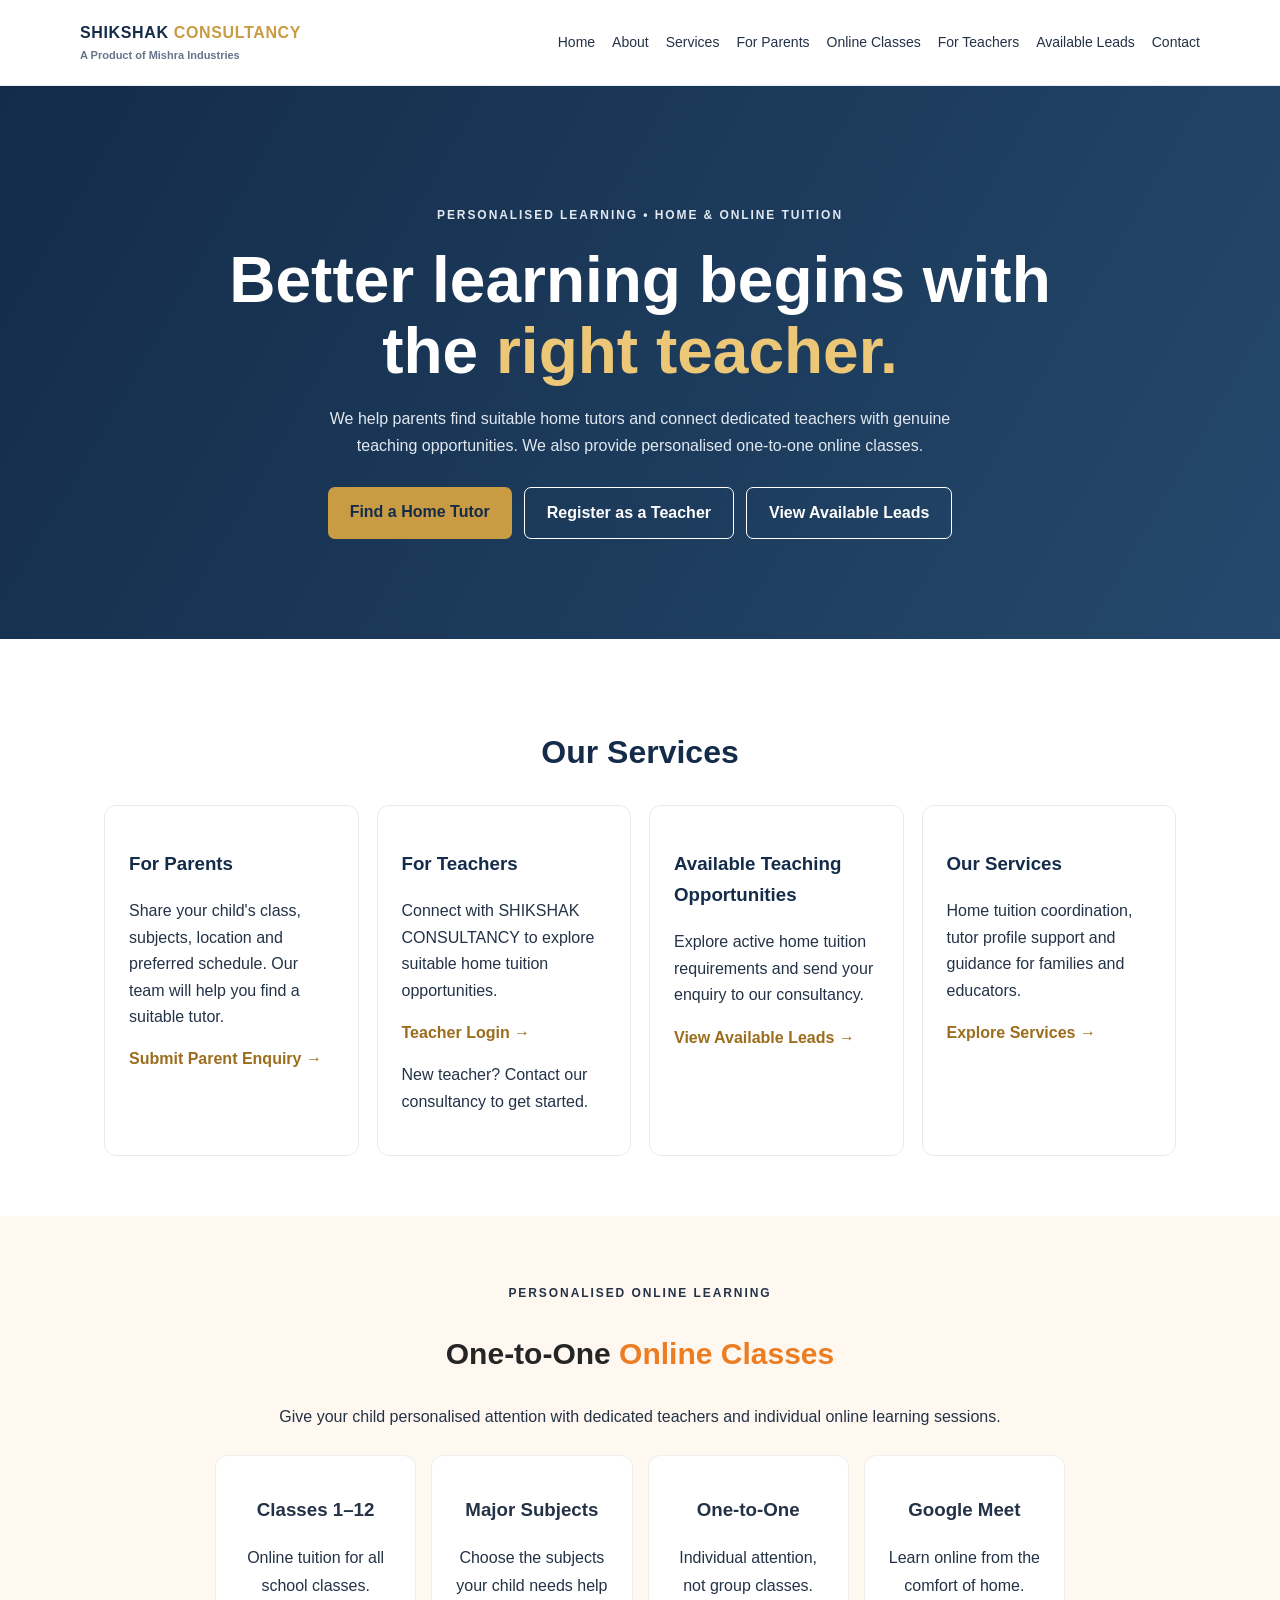
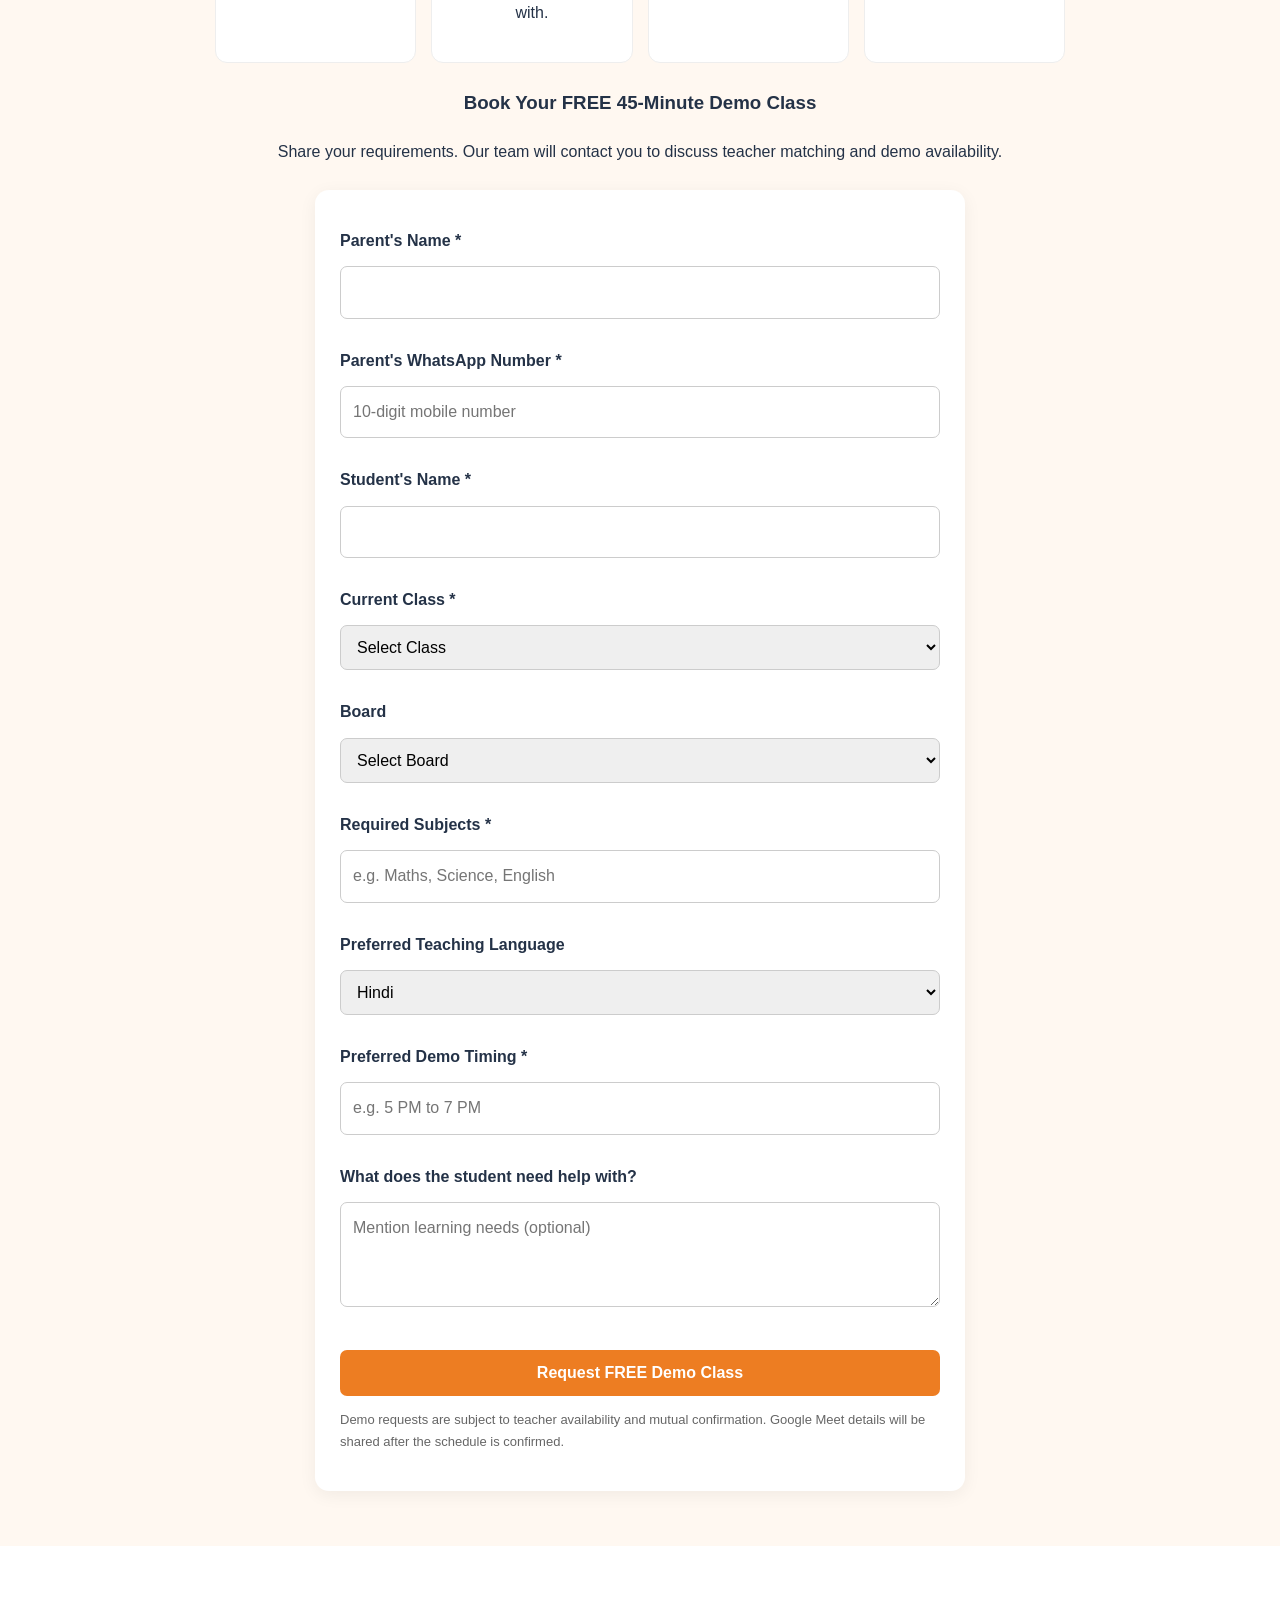
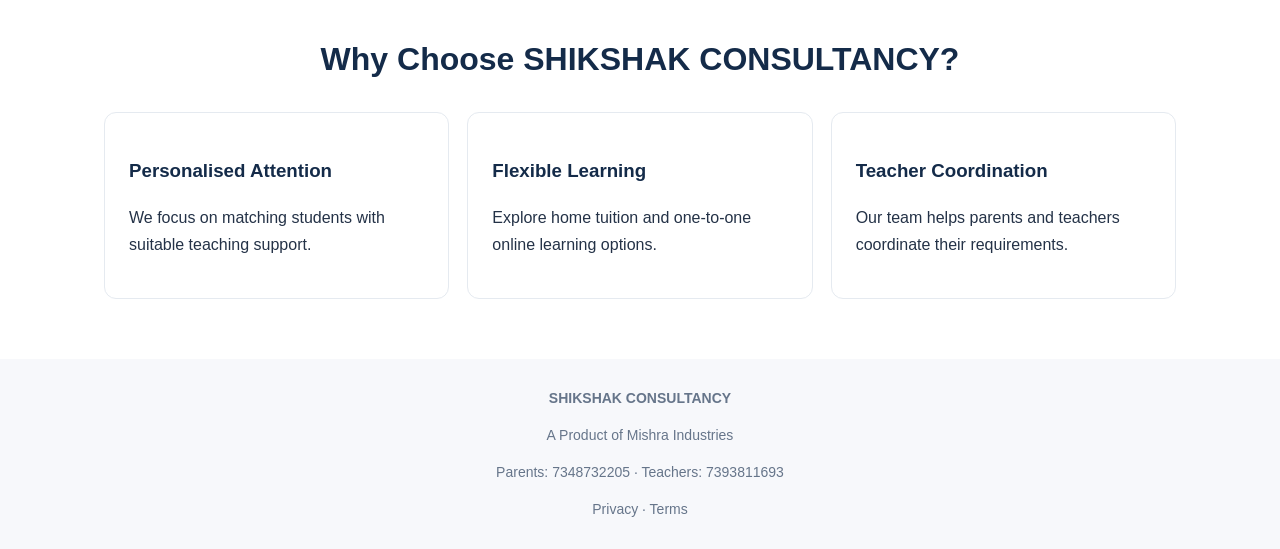
<file: index.html>
<!DOCTYPE html>
<html lang="en">
<head>
<meta charset="UTF-8">
<meta name="viewport" content="width=device-width, initial-scale=1.0">
<meta name="google-site-verification" content="EVoNTMq5OCls0E6pe9aCyYtuZldc4Xd0xRYYp8YYBqc">

<meta name="description" content="SHIKSHAK CONSULTANCY provides home tutor services and personalised one-to-one online classes for students from Class 1 to 12. Book a free demo class.">

<meta name="keywords" content="Home Tutors Delhi, Online Tuition, One to One Online Classes, Free Demo Classes, SHIKSHAK CONSULTANCY">

<title>SHIKSHAK CONSULTANCY | Home Tutors & Online Classes</title>

<link rel="stylesheet" href="style.css">

<style>
.online-section {
  padding: 55px 20px;
  background: #fff8f1;
  text-align: center;
}
.online-section h2 {
  color: #252525;
  font-size: 30px;
}
.online-section .highlight {
  color: #ed7d22;
}
.online-section p {
  line-height: 1.7;
}
.online-details {
  max-width: 850px;
  margin: 25px auto;
  display: grid;
  grid-template-columns: repeat(auto-fit,minmax(180px,1fr));
  gap: 15px;
}
.online-details article {
  background: white;
  padding: 20px;
  border-radius: 12px;
  border: 1px solid #eee;
}
.demo-form {
  max-width: 650px;
  margin: 25px auto 0;
  padding: 25px;
  background: white;
  border-radius: 14px;
  text-align: left;
  box-shadow: 0 4px 18px rgba(0,0,0,.06);
}
.demo-form label {
  display: block;
  margin: 13px 0 6px;
  font-weight: 600;
}
.demo-form input,
.demo-form select,
.demo-form textarea {
  width: 100%;
  padding: 12px;
  border: 1px solid #ccc;
  border-radius: 7px;
  box-sizing: border-box;
}
.demo-form button {
  width: 100%;
  margin-top: 18px;
  padding: 14px;
  border: 0;
  border-radius: 7px;
  background: #ed7d22;
  color: white;
  font-size: 16px;
  font-weight: bold;
  cursor: pointer;
}
.demo-note {
  font-size: 13px;
  color: #666;
}
</style>
</head>

<body>

<header>
  <a class="brand" href="index.html">
    SHIKSHAK <span>CONSULTANCY</span>
    <small>A Product of Mishra Industries</small>
  </a>

  <nav>
    <a href="index.html">Home</a>
    <a href="about.html">About</a>
    <a href="services.html">Services</a>
    <a href="parents.html">For Parents</a>
    <a href="online-classes.html">Online Classes</a>
    <a href="https://script.google.com/macros/s/AKfycbwMgci53K5uDD5r0pv2cTyudTx4K-TGiE3qruOyStqAwQglY7VLDP5zr9VO4A7kDmF1/exec" target="_blank" rel="noopener">For Teachers</a>
    <a href="leads.html">Available Leads</a>
    <a href="contact.html">Contact</a>
  </nav>
</header>

<main class="hero">
  <p class="eyebrow">PERSONALISED LEARNING • HOME & ONLINE TUITION</p>

  <h1>Better learning begins with the <em>right teacher.</em></h1>

  <p>
    We help parents find suitable home tutors and connect dedicated
    teachers with genuine teaching opportunities.
    We also provide personalised one-to-one online classes.
  </p>

  <div class="actions">
    <a class="btn" href="parents.html">Find a Home Tutor</a>
    <a class="btn outline" href="teachers.html">Register as a Teacher</a>
    <a class="btn outline" href="leads.html">View Available Leads</a>
  </div>
</main>

<section class="section">
  <h2>Our Services</h2>

  <div class="cards">

    <article>
      <h3>For Parents</h3>
      <p>
        Share your child's class, subjects, location and preferred
        schedule. Our team will help you find a suitable tutor.
      </p>
      <a href="parents.html">Submit Parent Enquiry →</a>
    </article>

    <article>
      <h3>For Teachers</h3>
      <p>
        Connect with SHIKSHAK CONSULTANCY to explore suitable
        home tuition opportunities.
      </p>
      <a href="https://script.google.com/macros/s/AKfycbwMgci53K5uDD5r0pv2cTyudTx4K-TGiE3qruOyStqAwQglY7VLDP5zr9VO4A7kDmF1/exec" target="_blank" rel="noopener">
        Teacher Login →
      </a>
      <p>New teacher? Contact our consultancy to get started.</p>
    </article>

    <article>
      <h3>Available Teaching Opportunities</h3>
      <p>
        Explore active home tuition requirements and send
        your enquiry to our consultancy.
      </p>
      <a href="leads.html">View Available Leads →</a>
    </article>

    <article>
      <h3>Our Services</h3>
      <p>
        Home tuition coordination, tutor profile support
        and guidance for families and educators.
      </p>
      <a href="services.html">Explore Services →</a>
    </article>

  </div>
</section>

<section class="online-section" id="online-classes">

  <p class="eyebrow">PERSONALISED ONLINE LEARNING</p>

  <h2>
    One-to-One <span class="highlight">Online Classes</span>
  </h2>

  <p>
    Give your child personalised attention with dedicated teachers
    and individual online learning sessions.
  </p>

  <div class="online-details">

    <article>
      <h3>Classes 1–12</h3>
      <p>Online tuition for all school classes.</p>
    </article>

    <article>
      <h3>Major Subjects</h3>
      <p>Choose the subjects your child needs help with.</p>
    </article>

    <article>
      <h3>One-to-One</h3>
      <p>Individual attention, not group classes.</p>
    </article>

    <article>
      <h3>Google Meet</h3>
      <p>Learn online from the comfort of home.</p>
    </article>

  </div>

  <h3>Book Your FREE 45-Minute Demo Class</h3>

  <p>
    Share your requirements. Our team will contact you
    to discuss teacher matching and demo availability.
  </p>

  <form class="demo-form" id="demoForm">

    <label for="parentName">Parent's Name *</label>
    <input type="text" id="parentName" required>

    <label for="parentPhone">Parent's WhatsApp Number *</label>
    <input type="tel" id="parentPhone" required
      pattern="[0-9]{10}" maxlength="10"
      placeholder="10-digit mobile number">

    <label for="studentName">Student's Name *</label>
    <input type="text" id="studentName" required>

    <label for="className">Current Class *</label>
    <select id="className" required>
      <option value="">Select Class</option>
      <option>Class 1</option>
      <option>Class 2</option>
      <option>Class 3</option>
      <option>Class 4</option>
      <option>Class 5</option>
      <option>Class 6</option>
      <option>Class 7</option>
      <option>Class 8</option>
      <option>Class 9</option>
      <option>Class 10</option>
      <option>Class 11</option>
      <option>Class 12</option>
    </select>

    <label for="board">Board</label>
    <select id="board">
      <option value="">Select Board</option>
      <option>CBSE</option>
      <option>ICSE</option>
      <option>State Board</option>
      <option>Other</option>
    </select>

    <label for="subjects">Required Subjects *</label>
    <input type="text" id="subjects" required
      placeholder="e.g. Maths, Science, English">

    <label for="language">Preferred Teaching Language</label>
    <select id="language">
      <option>Hindi</option>
      <option>English</option>
      <option>Both Hindi and English</option>
    </select>

    <label for="timing">Preferred Demo Timing *</label>
    <input type="text" id="timing" required
      placeholder="e.g. 5 PM to 7 PM">

    <label for="learningGoal">What does the student need help with?</label>
    <textarea id="learningGoal" rows="3"
      placeholder="Mention learning needs (optional)"></textarea>

    <button type="submit">Request FREE Demo Class</button>

    <p class="demo-note">
      Demo requests are subject to teacher availability and
      mutual confirmation. Google Meet details will be shared
      after the schedule is confirmed.
    </p>

  </form>

</section>

<section class="section">
  <h2>Why Choose SHIKSHAK CONSULTANCY?</h2>

  <div class="cards">
    <article>
      <h3>Personalised Attention</h3>
      <p>We focus on matching students with suitable teaching support.</p>
    </article>

    <article>
      <h3>Flexible Learning</h3>
      <p>Explore home tuition and one-to-one online learning options.</p>
    </article>

    <article>
      <h3>Teacher Coordination</h3>
      <p>Our team helps parents and teachers coordinate their requirements.</p>
    </article>
  </div>
</section>

<footer>
  <b>SHIKSHAK CONSULTANCY</b>

  <p>A Product of Mishra Industries</p>

  <p>
    Parents:
    <a href="https://wa.me/917348732205">7348732205</a>
    · Teachers:
    <a href="https://wa.me/917393811693">7393811693</a>
  </p>

  <a href="privacy.html">Privacy</a> ·
  <a href="terms.html">Terms</a>
</footer>

<script>
document.getElementById("demoForm").addEventListener("submit", function(e) {
  e.preventDefault();

  const parent = document.getElementById("parentName").value.trim();
  const phone = document.getElementById("parentPhone").value.trim();
  const student = document.getElementById("studentName").value.trim();
  const className = document.getElementById("className").value;
  const board = document.getElementById("board").value;
  const subjects = document.getElementById("subjects").value.trim();
  const language = document.getElementById("language").value;
  const timing = document.getElementById("timing").value.trim();
  const goal = document.getElementById("learningGoal").value.trim();

  if (!/^[0-9]{10}$/.test(phone)) {
    alert("Please enter a valid 10-digit WhatsApp number.");
    return;
  }

  const message =
`*FREE ONLINE DEMO CLASS REQUEST*

*SHIKSHAK CONSULTANCY*

Parent Name: ${parent}
Parent WhatsApp: ${phone}
Student Name: ${student}
Class: ${className}
Board: ${board || "Not specified"}
Subjects: ${subjects}
Teaching Language: ${language}
Preferred Demo Timing: ${timing}
Learning Needs: ${goal || "Not specified"}

Interested in a FREE 45-minute one-to-one online demo on Google Meet.

Please contact me to confirm teacher availability and demo timing.`;

  const whatsappURL =
    "https://wa.me/917348732205?text=" + encodeURIComponent(message);

  window.open(whatsappURL, "_blank");
});
</script>

<script src="main.js"></script>

</body>
</html>
</file>
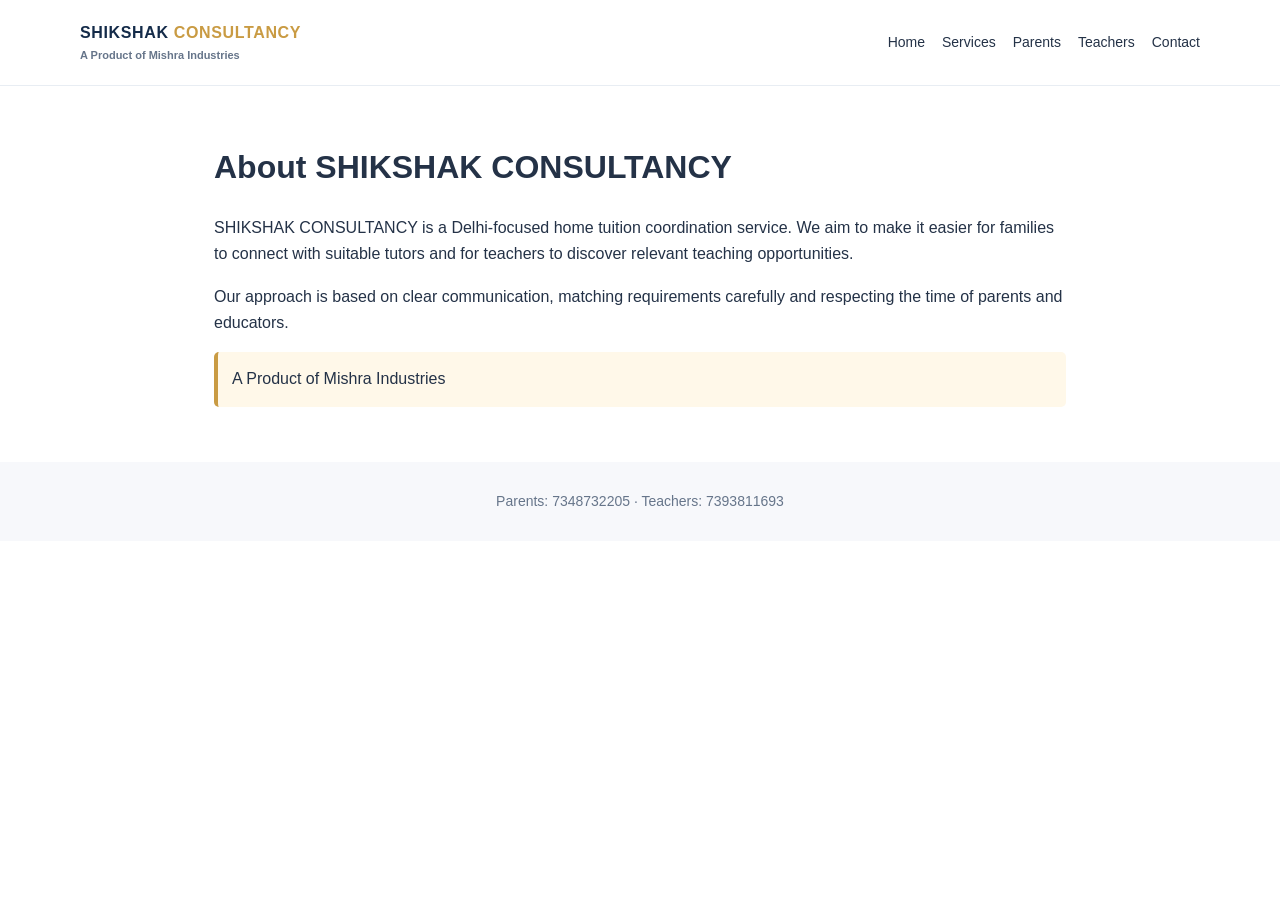
<file: about.html>
<!doctype html><html lang="en"><head><meta charset="utf-8"><meta name="viewport" content="width=device-width,initial-scale=1"><title>About | SHIKSHAK CONSULTANCY</title><link rel="stylesheet" href="style.css"></head><body><header><a class="brand" href="index.html">SHIKSHAK <span>CONSULTANCY</span><small>A Product of Mishra Industries</small></a><nav><a href="index.html">Home</a><a href="services.html">Services</a><a href="parents.html">Parents</a><a href="teachers.html">Teachers</a><a href="contact.html">Contact</a></nav></header><main class="content"><h1>About SHIKSHAK CONSULTANCY</h1><p>SHIKSHAK CONSULTANCY is a Delhi-focused home tuition coordination service. We aim to make it easier for families to connect with suitable tutors and for teachers to discover relevant teaching opportunities.</p><p>Our approach is based on clear communication, matching requirements carefully and respecting the time of parents and educators.</p><p class="note">A Product of Mishra Industries</p></main><footer>Parents: 7348732205 · Teachers: 7393811693</footer></body></html>
</file>
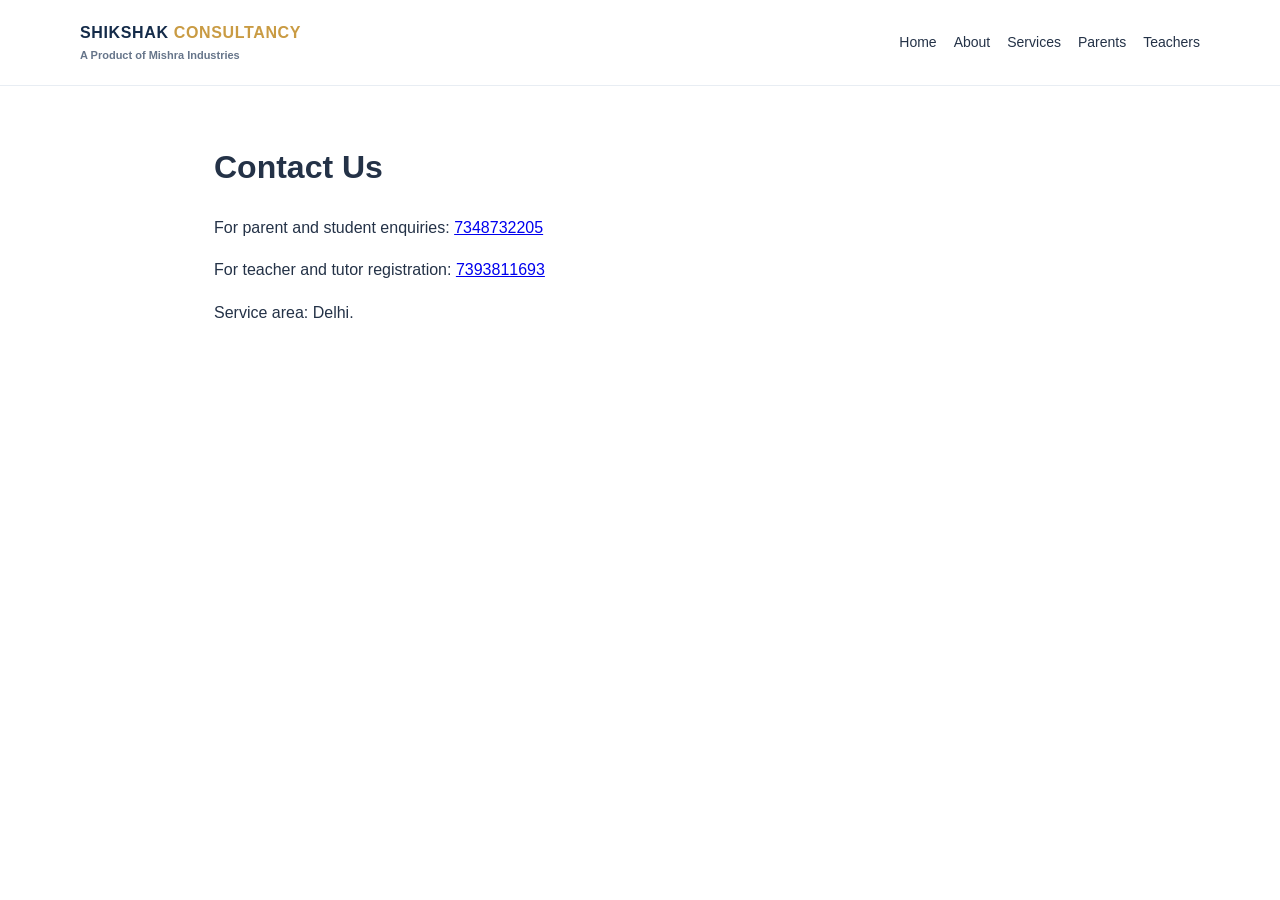
<file: contact.html>
<!doctype html><html lang="en"><head><meta charset="utf-8"><meta name="viewport" content="width=device-width,initial-scale=1"><title>Contact | SHIKSHAK CONSULTANCY</title><link rel="stylesheet" href="style.css"></head><body><header><a class="brand" href="index.html">SHIKSHAK <span>CONSULTANCY</span><small>A Product of Mishra Industries</small></a><nav><a href="index.html">Home</a><a href="about.html">About</a><a href="services.html">Services</a><a href="parents.html">Parents</a><a href="teachers.html">Teachers</a></nav></header><main class="content"><h1>Contact Us</h1><p>For parent and student enquiries: <a href="https://wa.me/917348732205">7348732205</a></p><p>For teacher and tutor registration: <a href="https://wa.me/917393811693">7393811693</a></p><p>Service area: Delhi.</p></main></body></html>
</file>
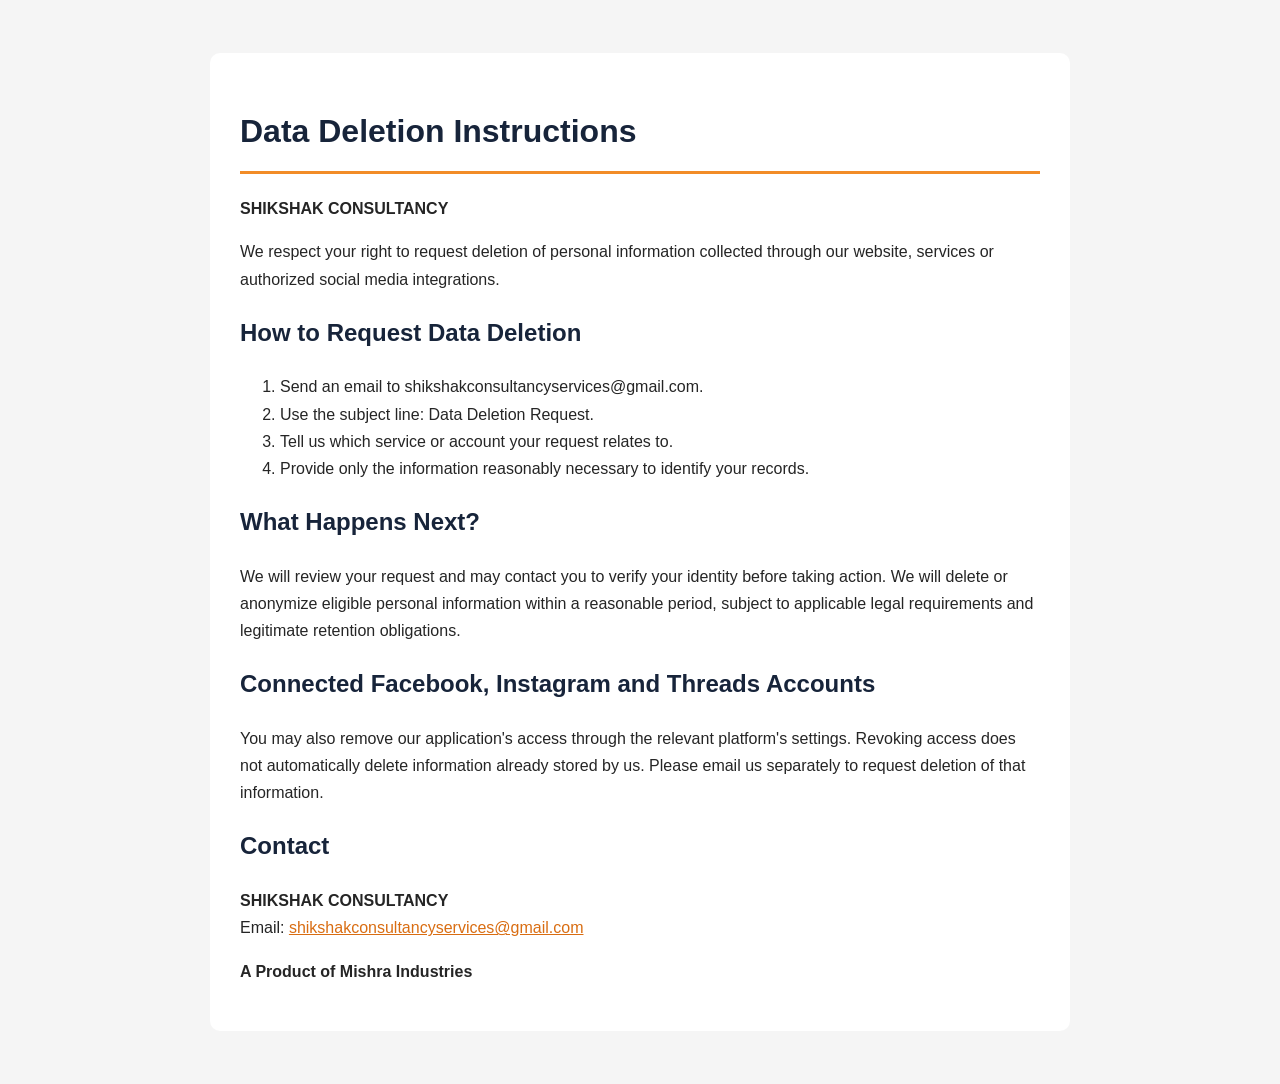
<file: Data-deletion.html>
<!DOCTYPE html>
<html lang="en">
<head>
  <meta charset="UTF-8">
  <meta name="viewport" content="width=device-width, initial-scale=1.0">
  <title>Data Deletion Instructions | SHIKSHAK CONSULTANCY</title>
  <style>
    body {
      font-family: Arial, sans-serif;
      line-height: 1.7;
      color: #252525;
      background: #f5f5f5;
      padding: 20px;
    }
    main {
      max-width: 800px;
      margin: 25px auto;
      background: white;
      padding: 30px;
      border-radius: 10px;
    }
    h1, h2 { color: #17243a; }
    h1 { border-bottom: 3px solid #f28c28; padding-bottom: 12px; }
    a { color: #d96d12; }
  </style>
</head>
<body>
<main>
  <h1>Data Deletion Instructions</h1>
  <p><strong>SHIKSHAK CONSULTANCY</strong></p>

  <p>
    We respect your right to request deletion of personal information
    collected through our website, services or authorized social media
    integrations.
  </p>

  <h2>How to Request Data Deletion</h2>
  <ol>
    <li>Send an email to shikshakconsultancyservices@gmail.com.</li>
    <li>Use the subject line: Data Deletion Request.</li>
    <li>Tell us which service or account your request relates to.</li>
    <li>Provide only the information reasonably necessary to identify your records.</li>
  </ol>

  <h2>What Happens Next?</h2>
  <p>
    We will review your request and may contact you to verify your identity
    before taking action. We will delete or anonymize eligible personal
    information within a reasonable period, subject to applicable legal
    requirements and legitimate retention obligations.
  </p>

  <h2>Connected Facebook, Instagram and Threads Accounts</h2>
  <p>
    You may also remove our application's access through the relevant
    platform's settings. Revoking access does not automatically delete
    information already stored by us. Please email us separately to
    request deletion of that information.
  </p>

  <h2>Contact</h2>
  <p>
    <strong>SHIKSHAK CONSULTANCY</strong><br>
    Email:
    <a href="mailto:shikshakconsultancyservices@gmail.com">
      shikshakconsultancyservices@gmail.com
    </a>
  </p>

  <p><strong>A Product of Mishra Industries</strong></p>
</main>
</body>
</html>
</file>
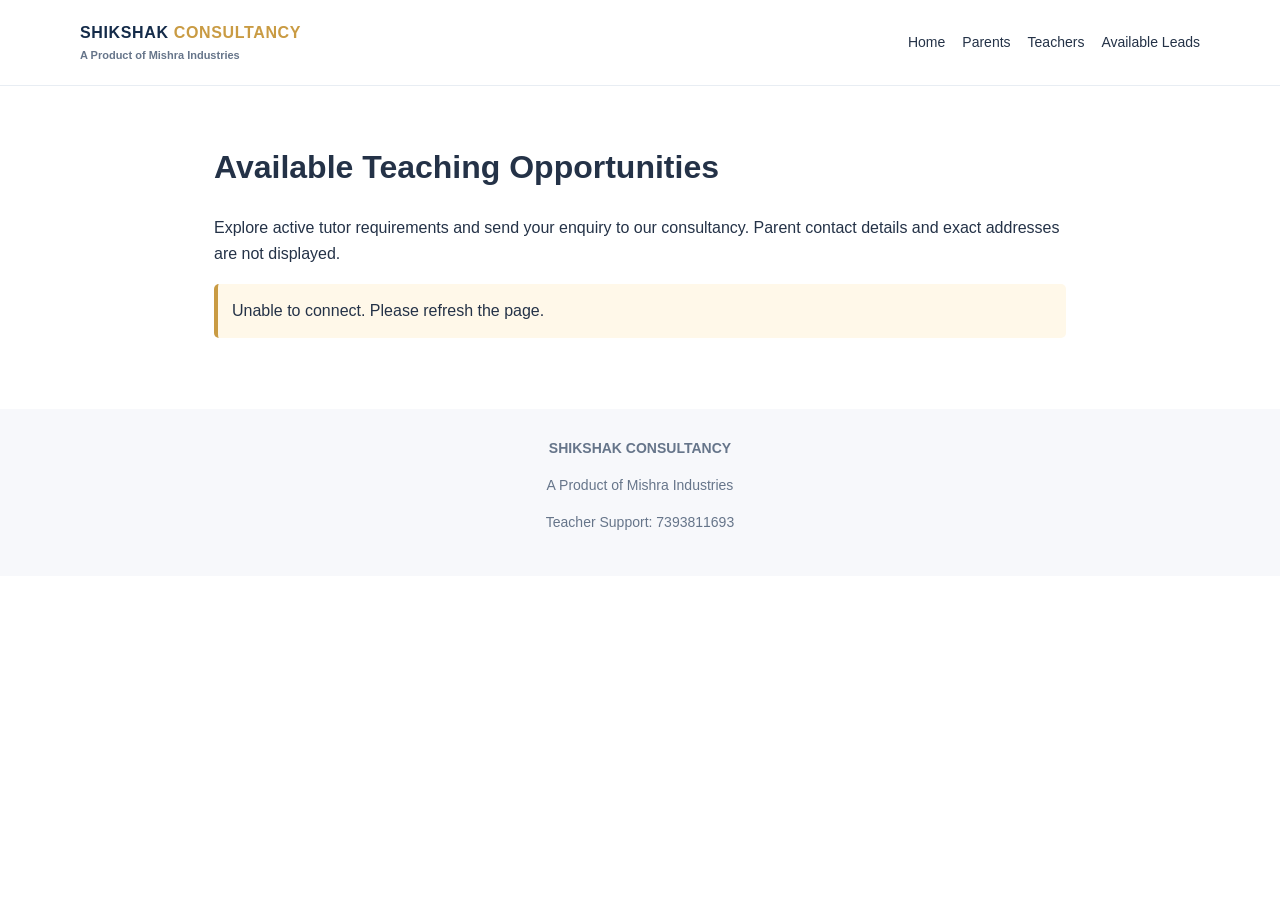
<file: leads.html>
<!DOCTYPE html>
<html lang="en">
<head>
<meta charset="UTF-8">
<meta name="viewport" content="width=device-width, initial-scale=1">
<title>Available Tutor Leads | SHIKSHAK CONSULTANCY</title>
<link rel="stylesheet" href="style.css">
</head>
<body>

<header>
  <a class="brand" href="index.html">
    SHIKSHAK <span>CONSULTANCY</span>
    <small>A Product of Mishra Industries</small>
  </a>
  <nav>
    <a href="index.html">Home</a>
    <a href="parents.html">Parents</a>
    <a href="teachers.html">Teachers</a>
    <a href="leads.html">Available Leads</a>
  </nav>
</header>

<main class="content">
  <h1>Available Teaching Opportunities</h1>
  <p>Explore active tutor requirements and send your enquiry to our consultancy. Parent contact details and exact addresses are not displayed.</p>

  <p id="status" class="note">Loading leads...</p>
  <div id="lead-list" class="cards"></div>
</main>

<footer>
  <b>SHIKSHAK CONSULTANCY</b>
  <p>A Product of Mishra Industries</p>
  <p>Teacher Support:
    <a href="https://wa.me/917393811693">7393811693</a>
  </p>
</footer>

<script>
const API = "https://script.google.com/macros/s/AKfycbw4SVIn_jqj2hcW7oyWu8tups_2hRrymQ6rAUADKjvU6vJX1t4gZbJeEiA7xa_pNlKd/exec";

function showLeads(data) {
  const status = document.getElementById("status");
  const list = document.getElementById("lead-list");

  if (!data || !data.success) {
    status.textContent = "Unable to load leads. Please refresh.";
    return;
  }

  list.innerHTML = "";

  if (!data.leads || !data.leads.length) {
    status.textContent = "No active leads currently available.";
    return;
  }

  status.textContent =
    data.leads.length + " active teaching opportunities";

  data.leads.forEach(lead => {
    const card = document.createElement("article");

    const fields = [
      ["Lead ID", lead.leadId],
      ["Location", lead.location],
      ["Class", lead.className],
      ["Subjects", lead.subjects],
      ["Preference", lead.preference],
      ["Timing", lead.timing],
      ["Budget", lead.budget]
    ];

    fields.forEach(([label, value]) => {
      if (value) {
        const p = document.createElement("p");
        const b = document.createElement("b");
        b.textContent = label + ": ";
        p.append(b, document.createTextNode(value));
        card.appendChild(p);
      }
    });

    const nameLabel = document.createElement("label");
    nameLabel.textContent = "Teacher Name";

    const name = document.createElement("input");
    name.placeholder = "Enter your full name";
    name.autocomplete = "name";

    const phoneLabel = document.createElement("label");
    phoneLabel.textContent = "Teacher WhatsApp Number";

    const phone = document.createElement("input");
    phone.placeholder = "Enter WhatsApp number";
    phone.inputMode = "tel";
    phone.autocomplete = "tel";

    const button = document.createElement("button");
    button.className = "btn";
    button.textContent = "Send Enquiry";

    const messageStatus = document.createElement("p");
    messageStatus.className = "note";

    button.onclick = function () {
      const teacherName = name.value.trim();
      const teacherPhone = phone.value.trim();
      const digits = teacherPhone.replace(/\D/g, "");

      if (!teacherName || !teacherPhone) {
        alert("Please enter your name and WhatsApp number.");
        return;
      }

      if (digits.length < 10 || digits.length > 13) {
        alert("Please enter a valid WhatsApp number.");
        return;
      }

      button.disabled = true;
      button.textContent = "Sending...";

      const payload = {
        action: "teacherEnquiry",
        leadId: String(lead.leadId),
        teacherName: teacherName,
        teacherWhatsApp: teacherPhone
      };

      const whatsappMessage =
        "SHIKSHAK CONSULTANCY - Teacher Enquiry\n" +
        "Lead ID: " + lead.leadId + "\n" +
        "Teacher Name: " + teacherName + "\n" +
        "Teacher WhatsApp: " + teacherPhone + "\n" +
        "I am interested in this teaching requirement.";

      const whatsappURL =
        "https://wa.me/917393811693?text=" +
        encodeURIComponent(whatsappMessage);

      // Open a tab directly from the user's click.
      const whatsappTab = window.open("about:blank", "_blank");

      // Send the enquiry to Google Apps Script.
      fetch(API, {
        method: "POST",
        mode: "no-cors",
        headers: {
          "Content-Type": "text/plain;charset=UTF-8"
        },
        body: JSON.stringify(payload),
        keepalive: true
      }).then(function () {
        messageStatus.textContent =
          "Request sent. Please complete your WhatsApp message. The Sheet record still needs verification.";
        button.textContent = "Enquiry Sent";
        if (whatsappTab) {
          whatsappTab.location.href = whatsappURL;
        } else {
          window.location.href = whatsappURL;
        }
      }).catch(function () {
        messageStatus.textContent =
          "Could not confirm the Sheet submission. Please contact our consultancy on WhatsApp.";
        button.disabled = false;
        button.textContent = "Try Again";

        if (whatsappTab) {
          whatsappTab.location.href = whatsappURL;
        } else {
          window.location.href = whatsappURL;
        }
      });
    };

    card.append(nameLabel, name, phoneLabel, phone, button, messageStatus);
    list.appendChild(card);
  });
}

const script = document.createElement("script");
script.src = API + "?callback=showLeads";

script.onerror = function () {
  document.getElementById("status").textContent =
    "Unable to connect. Please refresh the page.";
};

document.body.appendChild(script);
</script>

</body>
</html>
</file>
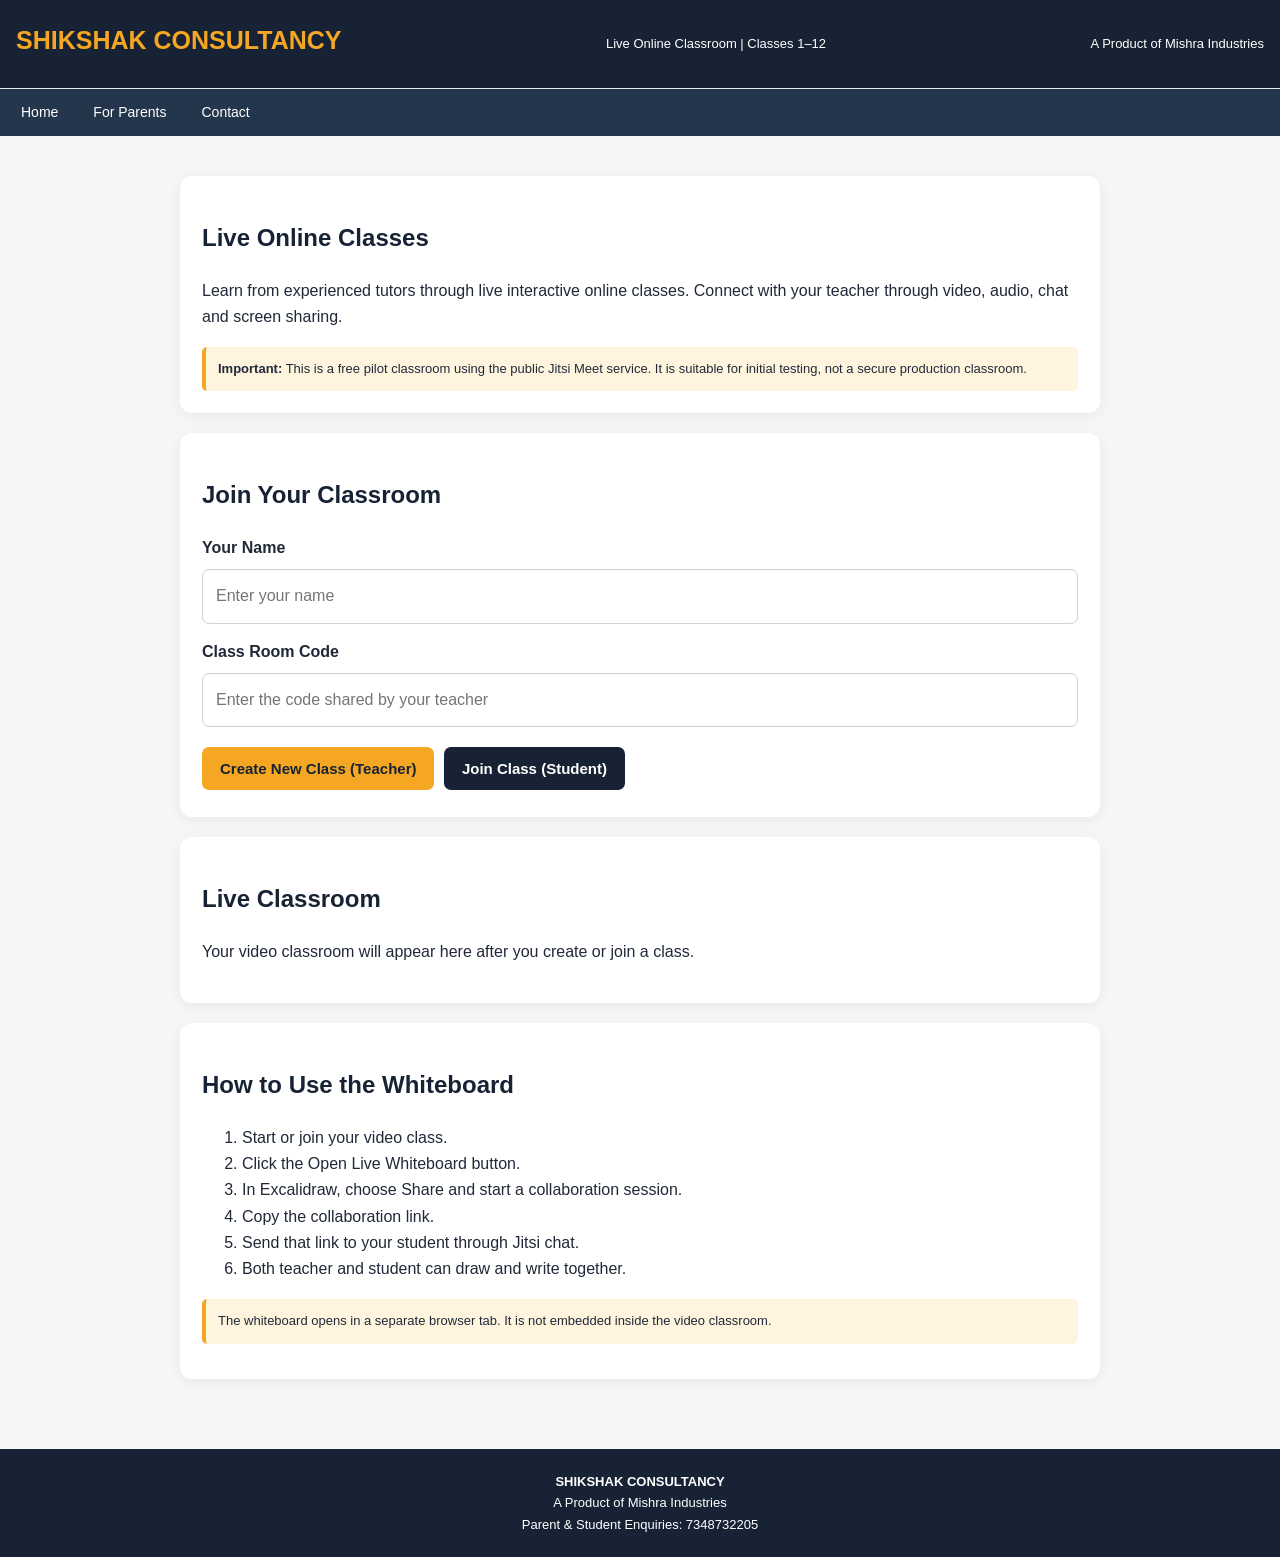
<file: online-classes.html>
<!DOCTYPE html>
<html lang="en">
<head>
  <meta charset="UTF-8">
  <meta name="viewport" content="width=device-width, initial-scale=1.0">
  <title>Live Online Classes | SHIKSHAK CONSULTANCY</title>
  <link rel="stylesheet" href="style.css">

  <style>
    * { box-sizing: border-box; }

    body {
      margin: 0;
      font-family: Arial, sans-serif;
      background: #f5f6f8;
      color: #202938;
    }

    .class-header {
      background: #172334;
      color: white;
      padding: 20px 16px;
      text-align: center;
    }

    .class-header h1 {
      margin: 0 0 7px;
      color: #f5a623;
      font-size: 25px;
    }

    .class-header p {
      margin: 0;
      font-size: 13px;
    }

    .class-nav {
      background: #24364c;
      padding: 12px;
      text-align: center;
    }

    .class-nav a {
      color: white;
      text-decoration: none;
      margin: 0 9px;
      font-size: 14px;
    }

    .container {
      max-width: 950px;
      margin: 25px auto;
      padding: 15px;
    }

    .intro, .panel, .meeting-panel {
      background: white;
      padding: 22px;
      border-radius: 12px;
      margin-bottom: 20px;
      box-shadow: 0 3px 14px rgba(0,0,0,.06);
    }

    h2 { color: #172334; }

    .field {
      width: 100%;
      padding: 13px;
      border: 1px solid #ccd2da;
      border-radius: 7px;
      margin: 8px 0 15px;
      font-size: 16px;
    }

    .btn {
      display: inline-block;
      border: none;
      border-radius: 7px;
      padding: 13px 18px;
      margin: 5px 5px 5px 0;
      background: #f5a623;
      color: #172334;
      font-weight: bold;
      font-size: 15px;
      cursor: pointer;
    }

    .btn-secondary {
      background: #172334;
      color: white;
    }

    .btn:disabled {
      opacity: .5;
      cursor: not-allowed;
    }

    .notice {
      background: #fff5df;
      border-left: 4px solid #f5a623;
      padding: 12px;
      border-radius: 5px;
      font-size: 13px;
      line-height: 1.6;
    }

    #roomDisplay {
      display: none;
      background: #eef3f9;
      padding: 13px;
      border-radius: 7px;
      margin: 15px 0;
      overflow-wrap: anywhere;
    }

    #meeting {
      display: none;
      width: 100%;
      height: 650px;
      background: #111;
      border-radius: 10px;
      overflow: hidden;
    }

    .class-footer {
      background: #172334;
      color: white;
      text-align: center;
      padding: 22px 12px;
      font-size: 13px;
      margin-top: 35px;
    }

    @media(max-width:600px) {
      .class-nav a {
        display: inline-block;
        margin: 6px;
      }

      #meeting { height: 570px; }

      .intro, .panel, .meeting-panel {
        padding: 16px;
      }
    }
  </style>
</head>

<body>

<header class="class-header">
  <h1>SHIKSHAK CONSULTANCY</h1>
  <p>Live Online Classroom | Classes 1–12</p>
  <p>A Product of Mishra Industries</p>
</header>

<nav class="class-nav">
  <a href="index.html">Home</a>
  <a href="parents.html">For Parents</a>
  <a href="index.html#contact">Contact</a>
</nav>

<main class="container">

  <section class="intro">
    <h2>Live Online Classes</h2>
    <p>
      Learn from experienced tutors through live interactive online classes.
      Connect with your teacher through video, audio, chat and screen sharing.
    </p>

    <div class="notice">
      <strong>Important:</strong> This is a free pilot classroom using
      the public Jitsi Meet service. It is suitable for initial testing,
      not a secure production classroom.
    </div>
  </section>

  <section class="panel">
    <h2>Join Your Classroom</h2>

    <label for="personName"><strong>Your Name</strong></label>
    <input
      id="personName"
      class="field"
      type="text"
      placeholder="Enter your name"
      maxlength="50"
      autocomplete="name"
    >

    <label for="roomCode"><strong>Class Room Code</strong></label>
    <input
      id="roomCode"
      class="field"
      type="text"
      placeholder="Enter the code shared by your teacher"
      maxlength="100"
    >

    <button class="btn" onclick="createClass()">
      Create New Class (Teacher)
    </button>

    <button class="btn btn-secondary" onclick="joinClass()">
      Join Class (Student)
    </button>

    <div id="roomDisplay">
      <strong>Your Class Room Code:</strong>
      <p id="generatedCode"></p>
      <button class="btn btn-secondary" onclick="copyRoomCode()">
        Copy Room Code
      </button>
      <p>Share this code privately with your assigned student.</p>
    </div>
  </section>

  <section class="meeting-panel">
    <h2>Live Classroom</h2>
    <div id="meeting"></div>

    <button
      id="whiteboardButton"
      class="btn"
      style="display:none"
      onclick="openWhiteboard()"
    >
      Open Live Whiteboard
    </button>

    <p id="meetingHelp">
      Your video classroom will appear here after you create or join a class.
    </p>
  </section>

  <section class="panel">
    <h2>How to Use the Whiteboard</h2>
    <ol>
      <li>Start or join your video class.</li>
      <li>Click the Open Live Whiteboard button.</li>
      <li>In Excalidraw, choose Share and start a collaboration session.</li>
      <li>Copy the collaboration link.</li>
      <li>Send that link to your student through Jitsi chat.</li>
      <li>Both teacher and student can draw and write together.</li>
    </ol>
    <p class="notice">
      The whiteboard opens in a separate browser tab. It is not embedded
      inside the video classroom.
    </p>
  </section>

</main>

<footer class="class-footer">
  <strong>SHIKSHAK CONSULTANCY</strong><br>
  A Product of Mishra Industries<br>
  Parent & Student Enquiries: 7348732205
</footer>

<script src="https://meet.jit.si/external_api.js"></script>

<script>
  let jitsiApi = null;
  let currentRoomCode = "";

  function getName() {
    const name = document.getElementById("personName").value.trim();

    if (!name) {
      alert("Please enter your name.");
      return null;
    }

    return name;
  }

  function createClass() {
    const name = getName();
    if (!name) return;

    const randomPart = Math.random().toString(36).substring(2, 10);
    const room = "shikshak-class-" + randomPart;

    document.getElementById("roomCode").value = room;
    document.getElementById("generatedCode").textContent = room;
    document.getElementById("roomDisplay").style.display = "block";

    startMeeting(name, room);
  }

  function joinClass() {
    const name = getName();
    if (!name) return;

    const room = document.getElementById("roomCode").value.trim();

    if (!room) {
      alert("Please enter your classroom code.");
      return;
    }

    startMeeting(name, room);
  }

  function startMeeting(name, room) {
    if (typeof JitsiMeetExternalAPI === "undefined") {
      alert("Video classroom could not load. Please check your internet connection and try again.");
      return;
    }

    if (jitsiApi) {
      jitsiApi.dispose();
      jitsiApi = null;
    }

    currentRoomCode = room;

    const meetingBox = document.getElementById("meeting");
    meetingBox.style.display = "block";
    document.getElementById("meetingHelp").style.display = "none";
    document.getElementById("whiteboardButton").style.display = "inline-block";

    jitsiApi = new JitsiMeetExternalAPI("meet.jit.si", {
      roomName: room,
      parentNode: meetingBox,
      width: "100%",
      height: "100%",
      userInfo: {
        displayName: name
      },
      configOverwrite: {
        prejoinPageEnabled: false,
        disableDeepLinking: true
      },
      interfaceConfigOverwrite: {
        TOOLBAR_BUTTONS: [
          "microphone",
          "camera",
          "desktop",
          "chat",
          "raisehand",
          "tileview",
          "fullscreen",
          "hangup"
        ]
      }
    });

    jitsiApi.addEventListener("readyToClose", function() {
      meetingBox.style.display = "none";
      document.getElementById("whiteboardButton").style.display = "none";
      document.getElementById("meetingHelp").style.display = "block";
      jitsiApi = null;
    });
  }

  function copyRoomCode() {
    if (!currentRoomCode) return;

    if (navigator.clipboard && window.isSecureContext) {
      navigator.clipboard.writeText(currentRoomCode)
        .then(() => alert("Class room code copied!"))
        .catch(() => alert("Please copy the code manually: " + currentRoomCode));
    } else {
      alert("Please copy the code manually: " + currentRoomCode);
    }
  }

  function openWhiteboard() {
    window.open("https://excalidraw.com/", "_blank", "noopener,noreferrer");
  }
</script>

</body>
</html>
</file>
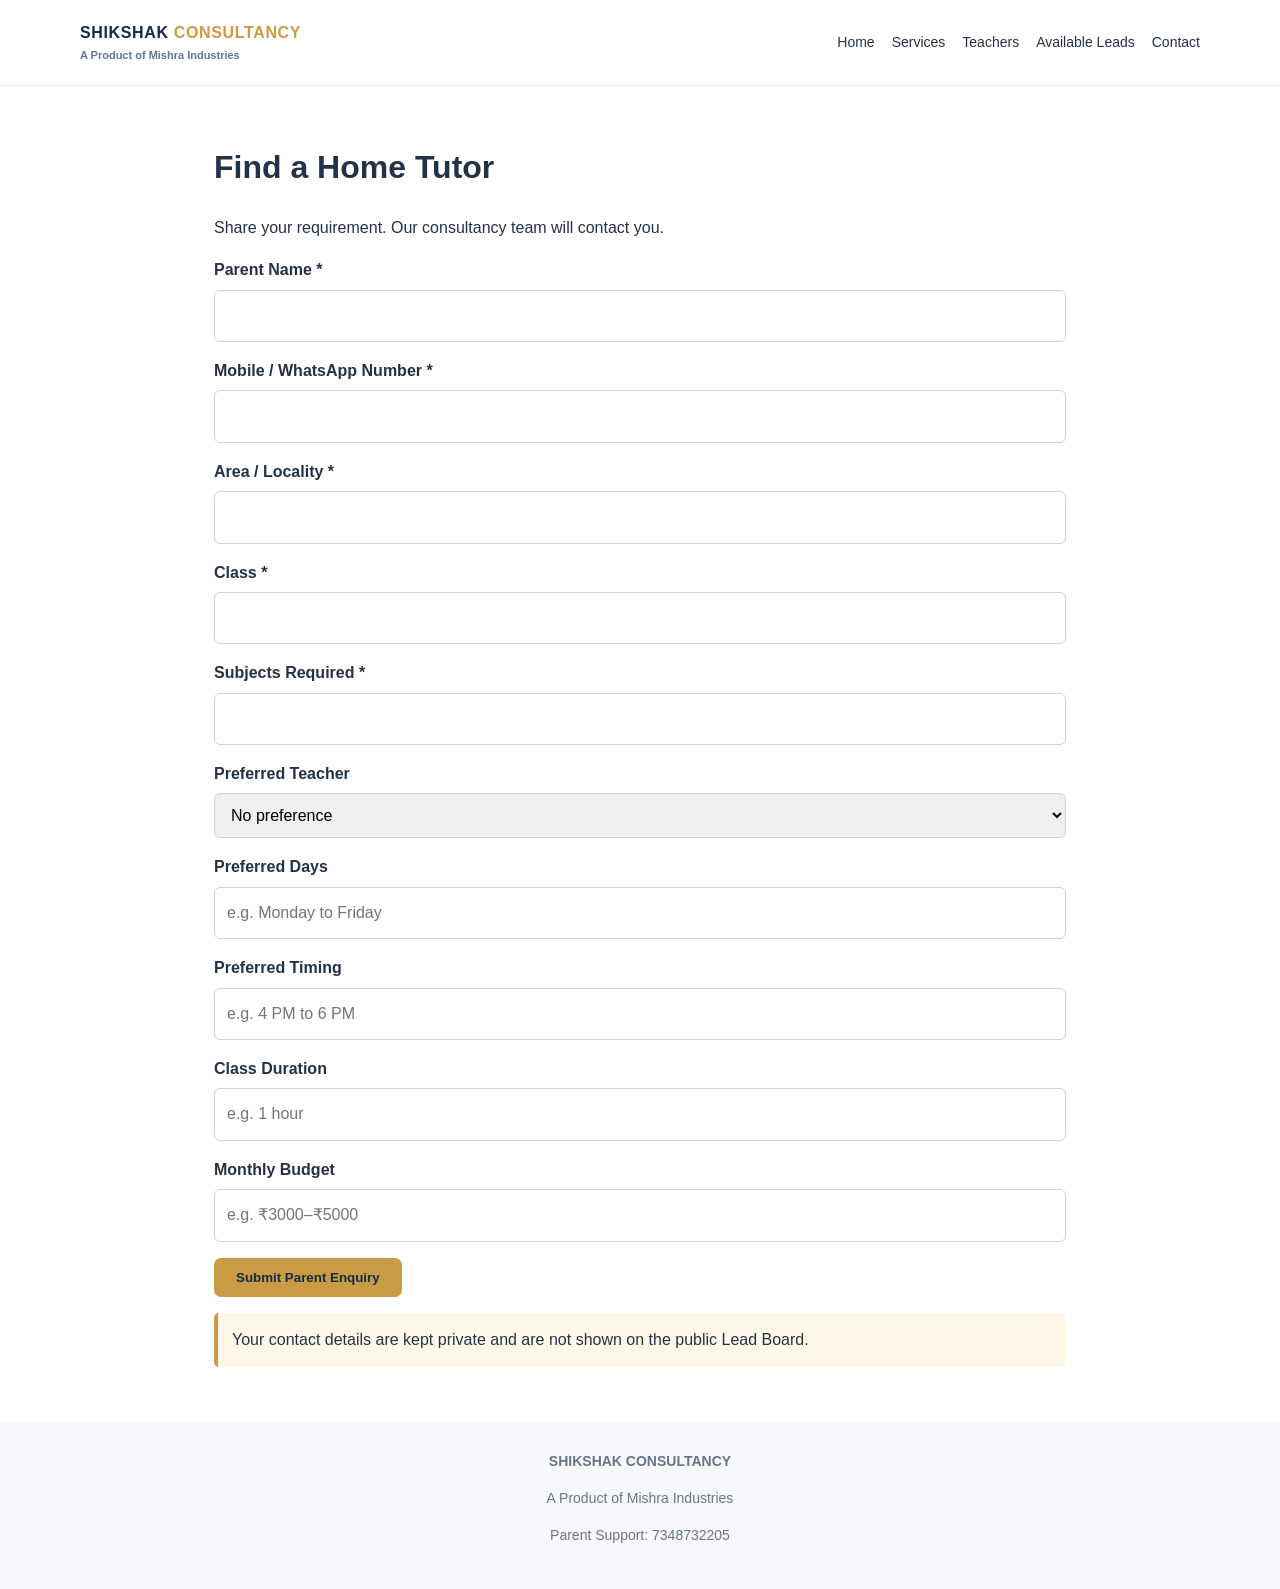
<file: parents.html>
<!DOCTYPE html>
<html lang="en">
<head>
<meta charset="UTF-8">
<meta name="viewport" content="width=device-width, initial-scale=1">
<title>Parent Enquiry | SHIKSHAK CONSULTANCY</title>
<link rel="stylesheet" href="style.css">
</head>
<body>

<header>
  <a class="brand" href="index.html">
    SHIKSHAK <span>CONSULTANCY</span>
    <small>A Product of Mishra Industries</small>
  </a>
  <nav>
    <a href="index.html">Home</a>
    <a href="services.html">Services</a>
    <a href="teachers.html">Teachers</a>
    <a href="leads.html">Available Leads</a>
    <a href="contact.html">Contact</a>
  </nav>
</header>

<main class="content">
  <h1>Find a Home Tutor</h1>
  <p>Share your requirement. Our consultancy team will contact you.</p>

  <form id="parent-form">

    <label>Parent Name *</label>
    <input name="parentName" required>

    <label>Mobile / WhatsApp Number *</label>
    <input name="parentWhatsApp" type="tel" inputmode="tel" required>

    <label>Area / Locality *</label>
    <input name="location" required>

    <label>Class *</label>
    <input name="className" required>

    <label>Subjects Required *</label>
    <input name="subjects" required>

    <label>Preferred Teacher</label>
    <select name="preference">
      <option value="">No preference</option>
      <option value="Female">Female</option>
      <option value="Male">Male</option>
    </select>

    <label>Preferred Days</label>
    <input name="days" placeholder="e.g. Monday to Friday">

    <label>Preferred Timing</label>
    <input name="timing" placeholder="e.g. 4 PM to 6 PM">

    <label>Class Duration</label>
    <input name="duration" placeholder="e.g. 1 hour">

    <label>Monthly Budget</label>
    <input name="budget" placeholder="e.g. ₹3000–₹5000">

    <button class="btn" id="submit-btn" type="submit">
      Submit Parent Enquiry
    </button>

  </form>

  <p id="form-status" class="note">
    Your contact details are kept private and are not shown on the public Lead Board.
  </p>
</main>

<footer>
  <b>SHIKSHAK CONSULTANCY</b>
  <p>A Product of Mishra Industries</p>
  <p>Parent Support:
    <a href="https://wa.me/917348732205">7348732205</a>
  </p>
</footer>

<script>
const API = "https://script.google.com/macros/s/AKfycbw4SVIn_jqj2hcW7oyWu8tups_2hRrymQ6rAUADKjvU6vJX1t4gZbJeEiA7xa_pNlKd/exec";

const form = document.getElementById("parent-form");
const submitBtn = document.getElementById("submit-btn");
const statusBox = document.getElementById("form-status");

form.addEventListener("submit", function(event) {
  event.preventDefault();

  if (!form.checkValidity()) {
    form.reportValidity();
    return;
  }

  const data = new FormData(form);
  const phone = String(data.get("parentWhatsApp") || "").trim();
  const digits = phone.replace(/\D/g, "");

  if (digits.length < 10 || digits.length > 13) {
    alert("Please enter a valid WhatsApp number.");
    return;
  }

  const payload = {
    action: "parentEnquiry",
    parentName: String(data.get("parentName") || "").trim(),
    parentWhatsApp: phone,
    location: String(data.get("location") || "").trim(),
    className: String(data.get("className") || "").trim(),
    subjects: String(data.get("subjects") || "").trim(),
    preference: String(data.get("preference") || ""),
    days: String(data.get("days") || ""),
    timing: String(data.get("timing") || ""),
    duration: String(data.get("duration") || ""),
    budget: String(data.get("budget") || "")
  };

  const message = [
    "SHIKSHAK CONSULTANCY - New Parent Enquiry",
    "",
    "Parent Name: " + payload.parentName,
    "WhatsApp: " + payload.parentWhatsApp,
    "Location: " + payload.location,
    "Class: " + payload.className,
    "Subjects: " + payload.subjects,
    "Preference: " + payload.preference,
    "Days: " + payload.days,
    "Timing: " + payload.timing,
    "Duration: " + payload.duration,
    "Budget: " + payload.budget
  ].join("\n");

  const whatsappURL =
    "https://wa.me/917348732205?text=" +
    encodeURIComponent(message);

  const whatsappTab = window.open("about:blank", "_blank");

  submitBtn.disabled = true;
  submitBtn.textContent = "Submitting...";

  fetch(API, {
    method: "POST",
    mode: "no-cors",
    headers: {
      "Content-Type": "text/plain;charset=UTF-8"
    },
    body: JSON.stringify(payload),
    keepalive: true
  }).then(function() {
    statusBox.textContent =
      "Enquiry submission request sent. Please complete your WhatsApp message. We will verify the Sheet record separately.";

    submitBtn.textContent = "Request Submitted";

    if (whatsappTab) {
      whatsappTab.location.href = whatsappURL;
    } else {
      window.location.href = whatsappURL;
    }

  }).catch(function() {
    statusBox.textContent =
      "Submission could not be confirmed. Please contact our team on WhatsApp.";

    submitBtn.disabled = false;
    submitBtn.textContent = "Try Again";

    if (whatsappTab) {
      whatsappTab.location.href = whatsappURL;
    } else {
      window.location.href = whatsappURL;
    }
  });
});
</script>

</body>
</html>
</file>
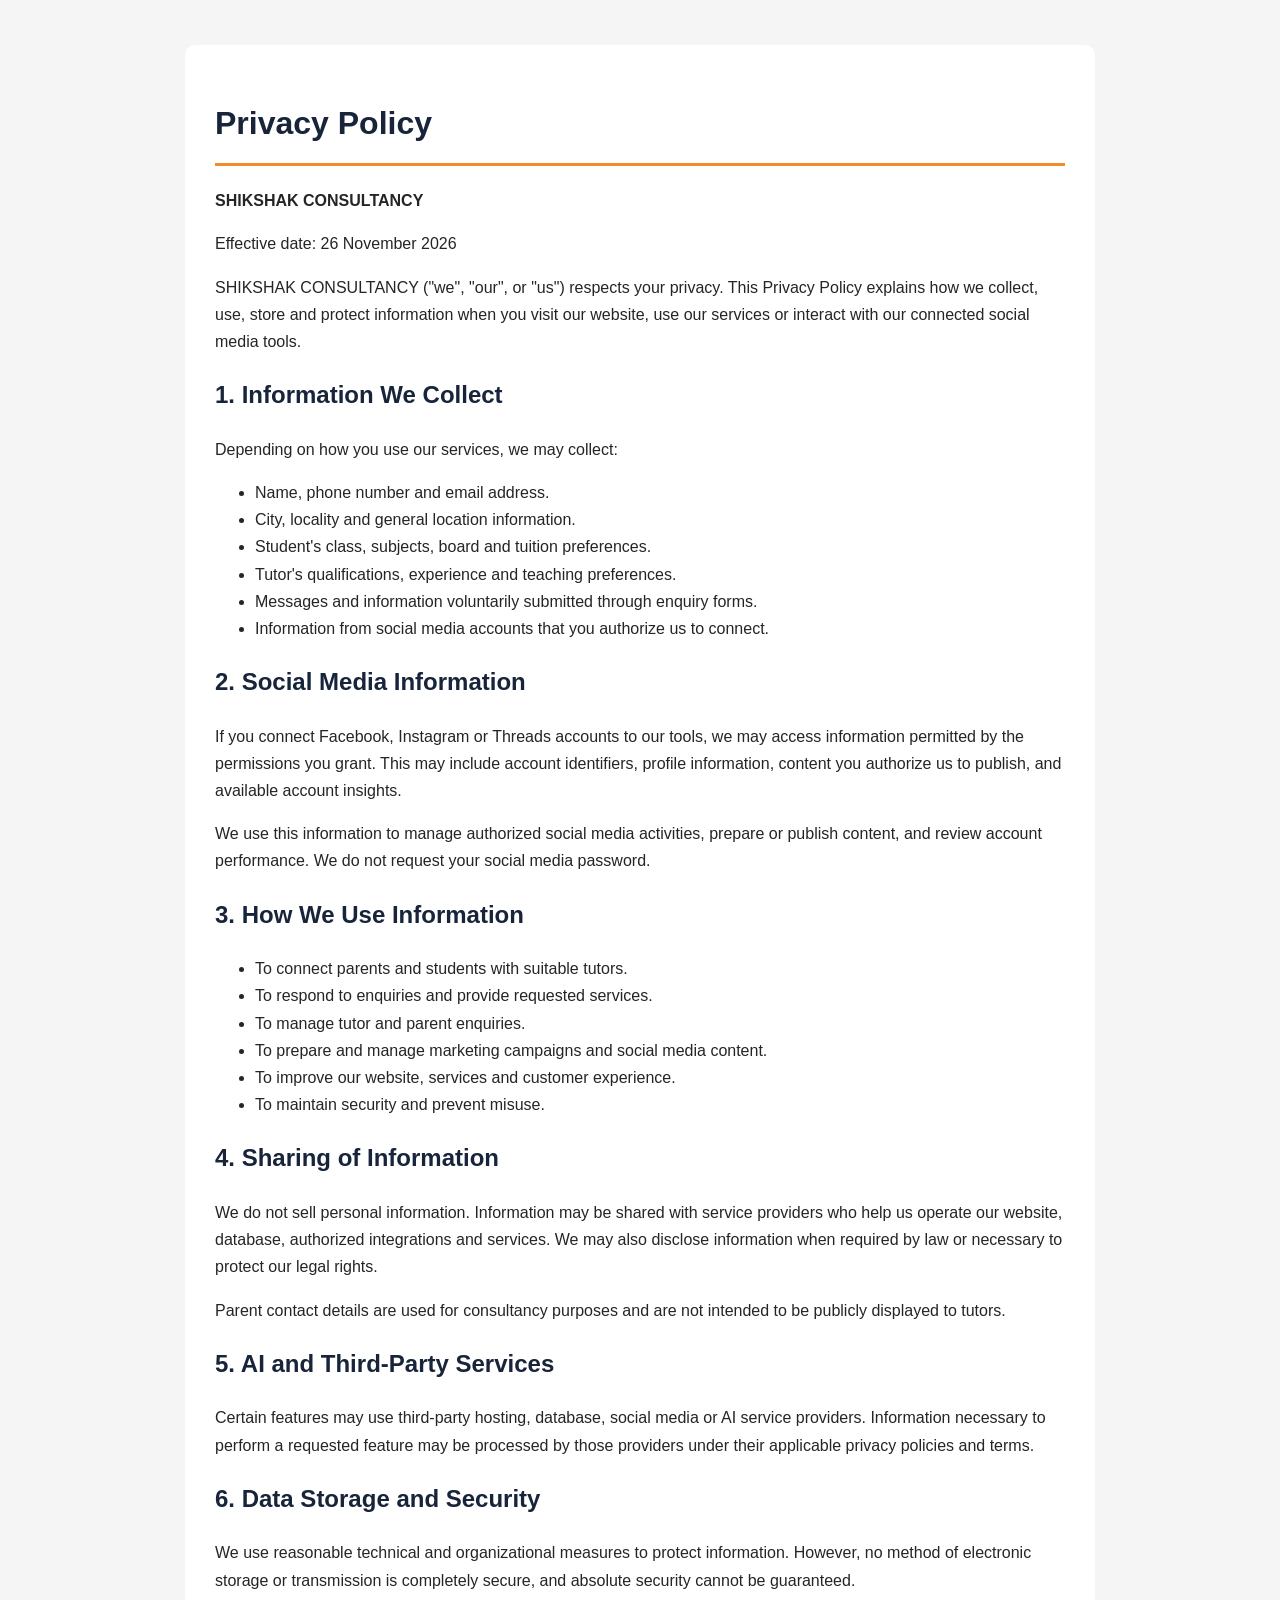
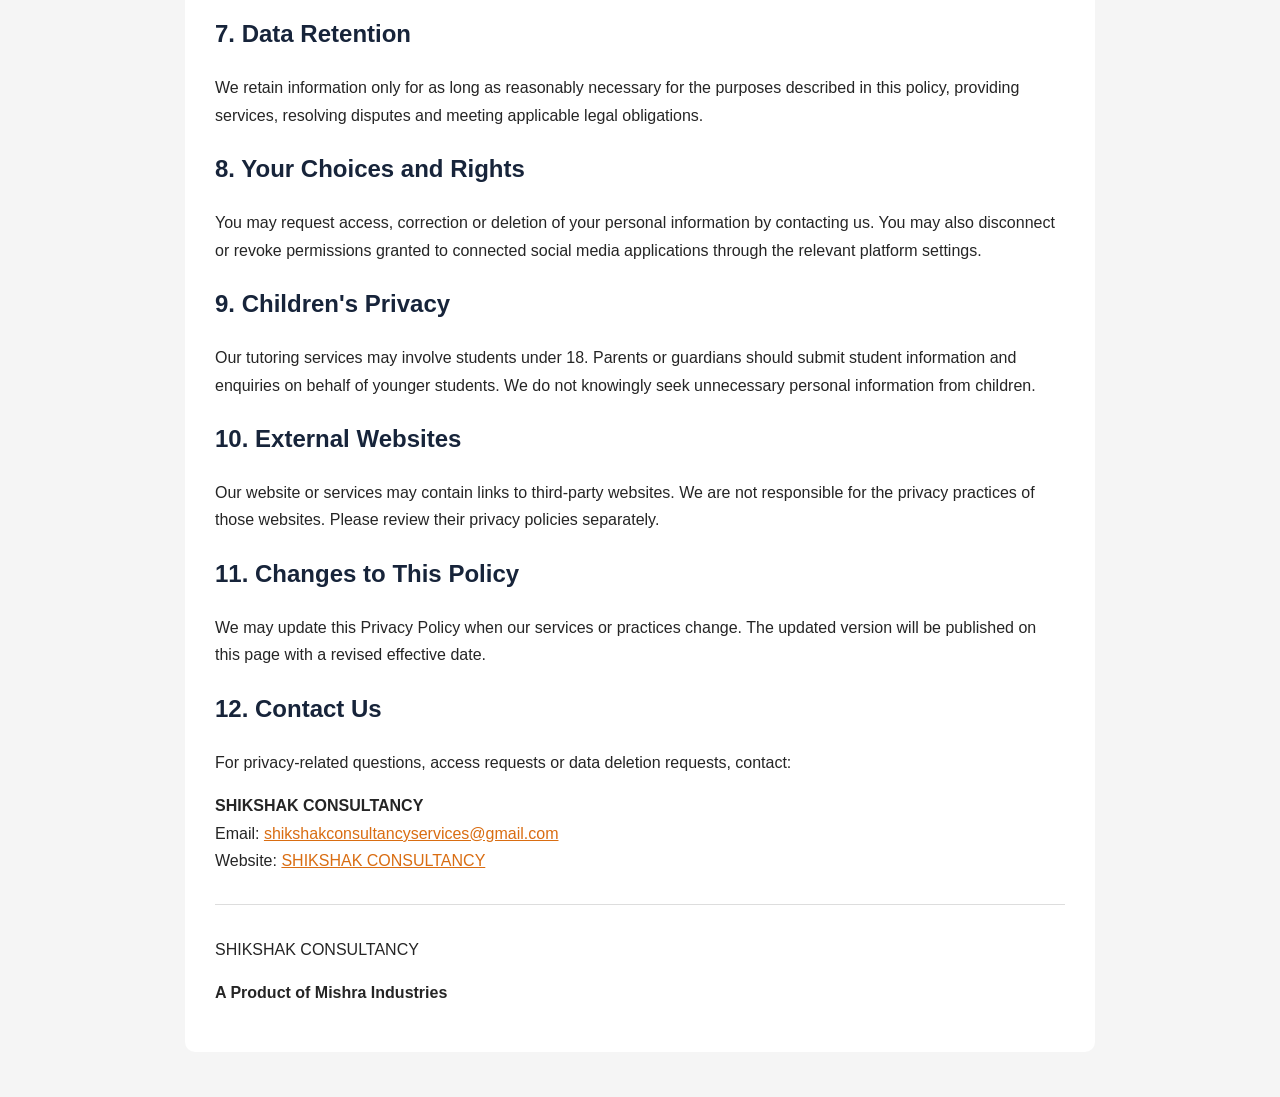
<file: privacy-policy.html>
<!DOCTYPE html>
<html lang="en">
<head>
  <meta charset="UTF-8">
  <meta name="viewport" content="width=device-width, initial-scale=1.0">
  <title>Privacy Policy | SHIKSHAK CONSULTANCY</title>
  <meta name="description" content="Privacy Policy of SHIKSHAK CONSULTANCY. Learn how we collect, use and protect information.">
  <style>
    body {
      font-family: Arial, sans-serif;
      line-height: 1.7;
      color: #252525;
      background: #f5f5f5;
      margin: 0;
      padding: 20px;
    }
    main {
      max-width: 850px;
      margin: 25px auto;
      background: white;
      padding: 30px;
      border-radius: 10px;
    }
    h1, h2 { color: #17243a; }
    h1 { border-bottom: 3px solid #f28c28; padding-bottom: 12px; }
    a { color: #d96d12; }
    footer { margin-top: 30px; border-top: 1px solid #ddd; padding-top: 15px; }
  </style>
</head>
<body>
<main>
  <h1>Privacy Policy</h1>
  <p><strong>SHIKSHAK CONSULTANCY</strong></p>
  <p>Effective date: 26 November 2026</p>

  <p>
    SHIKSHAK CONSULTANCY ("we", "our", or "us") respects your privacy.
    This Privacy Policy explains how we collect, use, store and protect
    information when you visit our website, use our services or interact
    with our connected social media tools.
  </p>

  <h2>1. Information We Collect</h2>
  <p>Depending on how you use our services, we may collect:</p>
  <ul>
    <li>Name, phone number and email address.</li>
    <li>City, locality and general location information.</li>
    <li>Student's class, subjects, board and tuition preferences.</li>
    <li>Tutor's qualifications, experience and teaching preferences.</li>
    <li>Messages and information voluntarily submitted through enquiry forms.</li>
    <li>Information from social media accounts that you authorize us to connect.</li>
  </ul>

  <h2>2. Social Media Information</h2>
  <p>
    If you connect Facebook, Instagram or Threads accounts to our tools,
    we may access information permitted by the permissions you grant.
    This may include account identifiers, profile information, content
    you authorize us to publish, and available account insights.
  </p>
  <p>
    We use this information to manage authorized social media activities,
    prepare or publish content, and review account performance.
    We do not request your social media password.
  </p>

  <h2>3. How We Use Information</h2>
  <ul>
    <li>To connect parents and students with suitable tutors.</li>
    <li>To respond to enquiries and provide requested services.</li>
    <li>To manage tutor and parent enquiries.</li>
    <li>To prepare and manage marketing campaigns and social media content.</li>
    <li>To improve our website, services and customer experience.</li>
    <li>To maintain security and prevent misuse.</li>
  </ul>

  <h2>4. Sharing of Information</h2>
  <p>
    We do not sell personal information. Information may be shared with
    service providers who help us operate our website, database,
    authorized integrations and services. We may also disclose information
    when required by law or necessary to protect our legal rights.
  </p>
  <p>
    Parent contact details are used for consultancy purposes and are not
    intended to be publicly displayed to tutors.
  </p>

  <h2>5. AI and Third-Party Services</h2>
  <p>
    Certain features may use third-party hosting, database, social media
    or AI service providers. Information necessary to perform a requested
    feature may be processed by those providers under their applicable
    privacy policies and terms.
  </p>

  <h2>6. Data Storage and Security</h2>
  <p>
    We use reasonable technical and organizational measures to protect
    information. However, no method of electronic storage or transmission
    is completely secure, and absolute security cannot be guaranteed.
  </p>

  <h2>7. Data Retention</h2>
  <p>
    We retain information only for as long as reasonably necessary for
    the purposes described in this policy, providing services, resolving
    disputes and meeting applicable legal obligations.
  </p>

  <h2>8. Your Choices and Rights</h2>
  <p>
    You may request access, correction or deletion of your personal
    information by contacting us. You may also disconnect or revoke
    permissions granted to connected social media applications through
    the relevant platform settings.
  </p>

  <h2>9. Children's Privacy</h2>
  <p>
    Our tutoring services may involve students under 18. Parents or
    guardians should submit student information and enquiries on behalf
    of younger students. We do not knowingly seek unnecessary personal
    information from children.
  </p>

  <h2>10. External Websites</h2>
  <p>
    Our website or services may contain links to third-party websites.
    We are not responsible for the privacy practices of those websites.
    Please review their privacy policies separately.
  </p>

  <h2>11. Changes to This Policy</h2>
  <p>
    We may update this Privacy Policy when our services or practices
    change. The updated version will be published on this page with
    a revised effective date.
  </p>

  <h2>12. Contact Us</h2>
  <p>
    For privacy-related questions, access requests or data deletion
    requests, contact:
  </p>
  <p>
    <strong>SHIKSHAK CONSULTANCY</strong><br>
    Email:
    <a href="mailto:shikshakconsultancyservices@gmail.com">
      shikshakconsultancyservices@gmail.com
    </a><br>
    Website:
    <a href="https://ravi-0232p.github.io/Shikshak-Consultancy-/">
      SHIKSHAK CONSULTANCY
    </a>
  </p>

  <footer>
    <p>SHIKSHAK CONSULTANCY</p>
    <p><strong>A Product of Mishra Industries</strong></p>
  </footer>
</main>
</body>
</html>
</file>
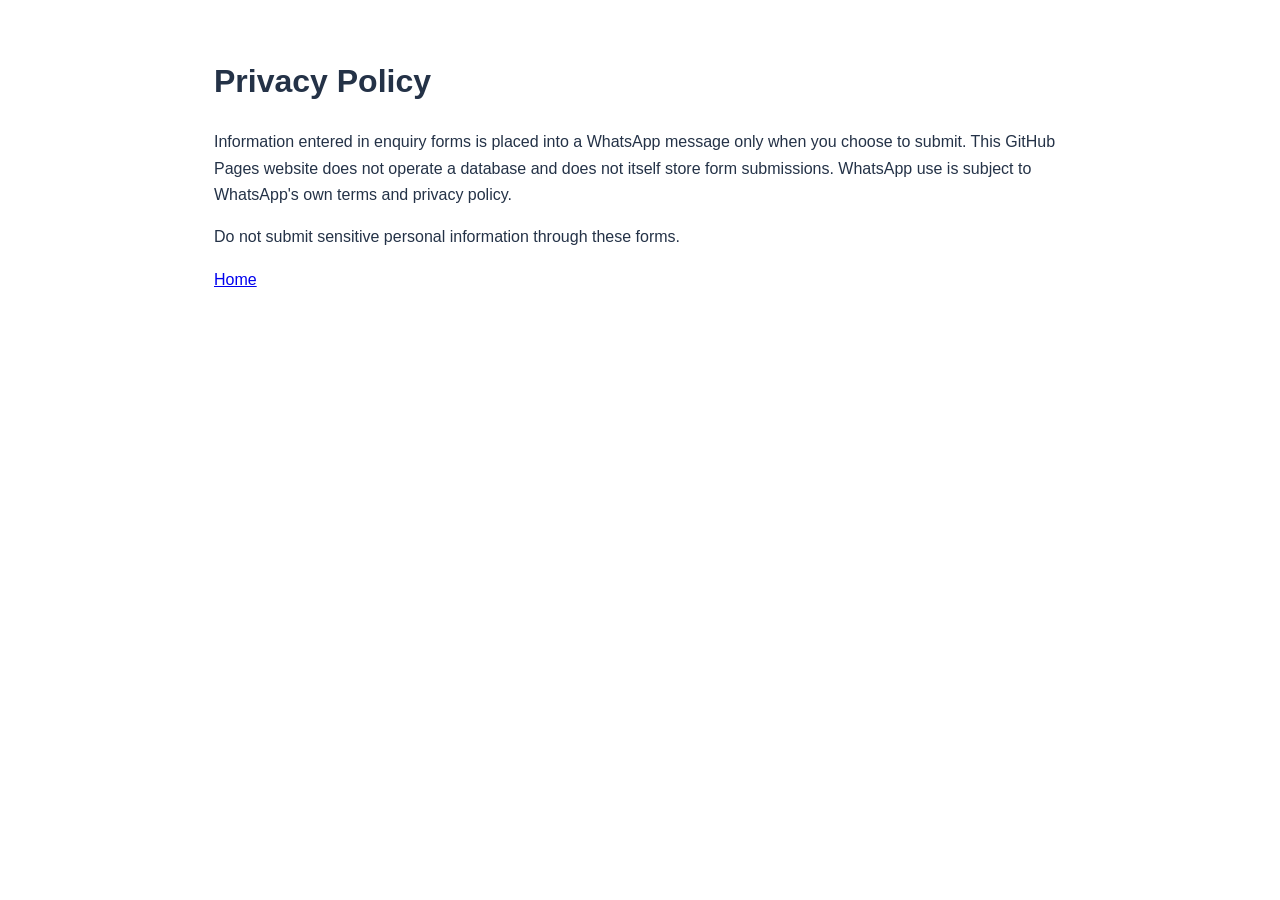
<file: privacy.html>
<!doctype html><html lang="en"><head><meta charset="utf-8"><meta name="viewport" content="width=device-width,initial-scale=1"><title>Privacy Policy | SHIKSHAK CONSULTANCY</title><link rel="stylesheet" href="style.css"></head><body><main class="content"><h1>Privacy Policy</h1><p>Information entered in enquiry forms is placed into a WhatsApp message only when you choose to submit. This GitHub Pages website does not operate a database and does not itself store form submissions. WhatsApp use is subject to WhatsApp's own terms and privacy policy.</p><p>Do not submit sensitive personal information through these forms.</p><a href="index.html">Home</a></main></body></html>
</file>
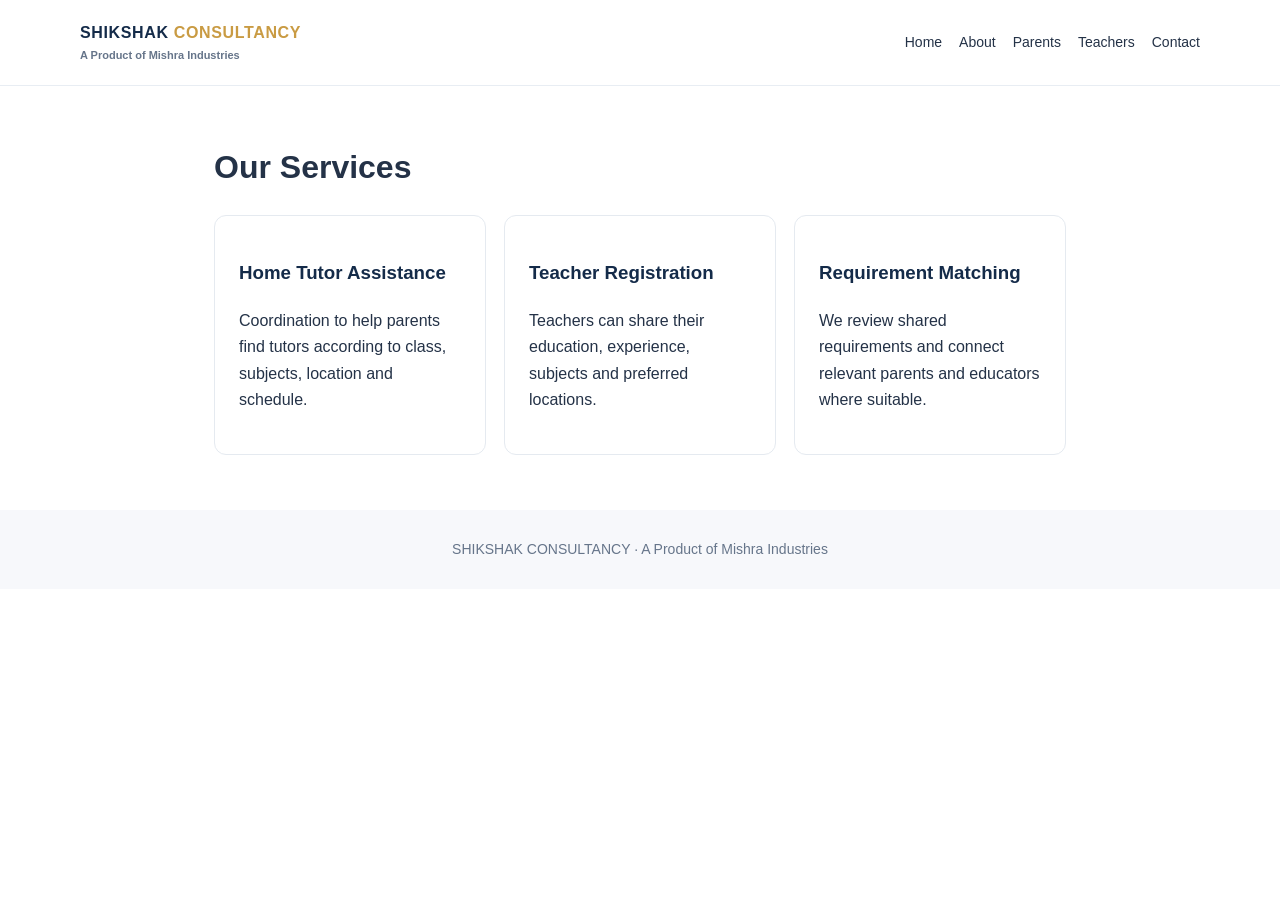
<file: services.html>
<!doctype html><html lang="en"><head><meta charset="utf-8"><meta name="viewport" content="width=device-width,initial-scale=1"><title>Services | SHIKSHAK CONSULTANCY</title><link rel="stylesheet" href="style.css"></head><body><header><a class="brand" href="index.html">SHIKSHAK <span>CONSULTANCY</span><small>A Product of Mishra Industries</small></a><nav><a href="index.html">Home</a><a href="about.html">About</a><a href="parents.html">Parents</a><a href="teachers.html">Teachers</a><a href="contact.html">Contact</a></nav></header><main class="content"><h1>Our Services</h1><div class="cards"><article><h3>Home Tutor Assistance</h3><p>Coordination to help parents find tutors according to class, subjects, location and schedule.</p></article><article><h3>Teacher Registration</h3><p>Teachers can share their education, experience, subjects and preferred locations.</p></article><article><h3>Requirement Matching</h3><p>We review shared requirements and connect relevant parents and educators where suitable.</p></article></div></main><footer>SHIKSHAK CONSULTANCY · A Product of Mishra Industries</footer></body></html>
</file>
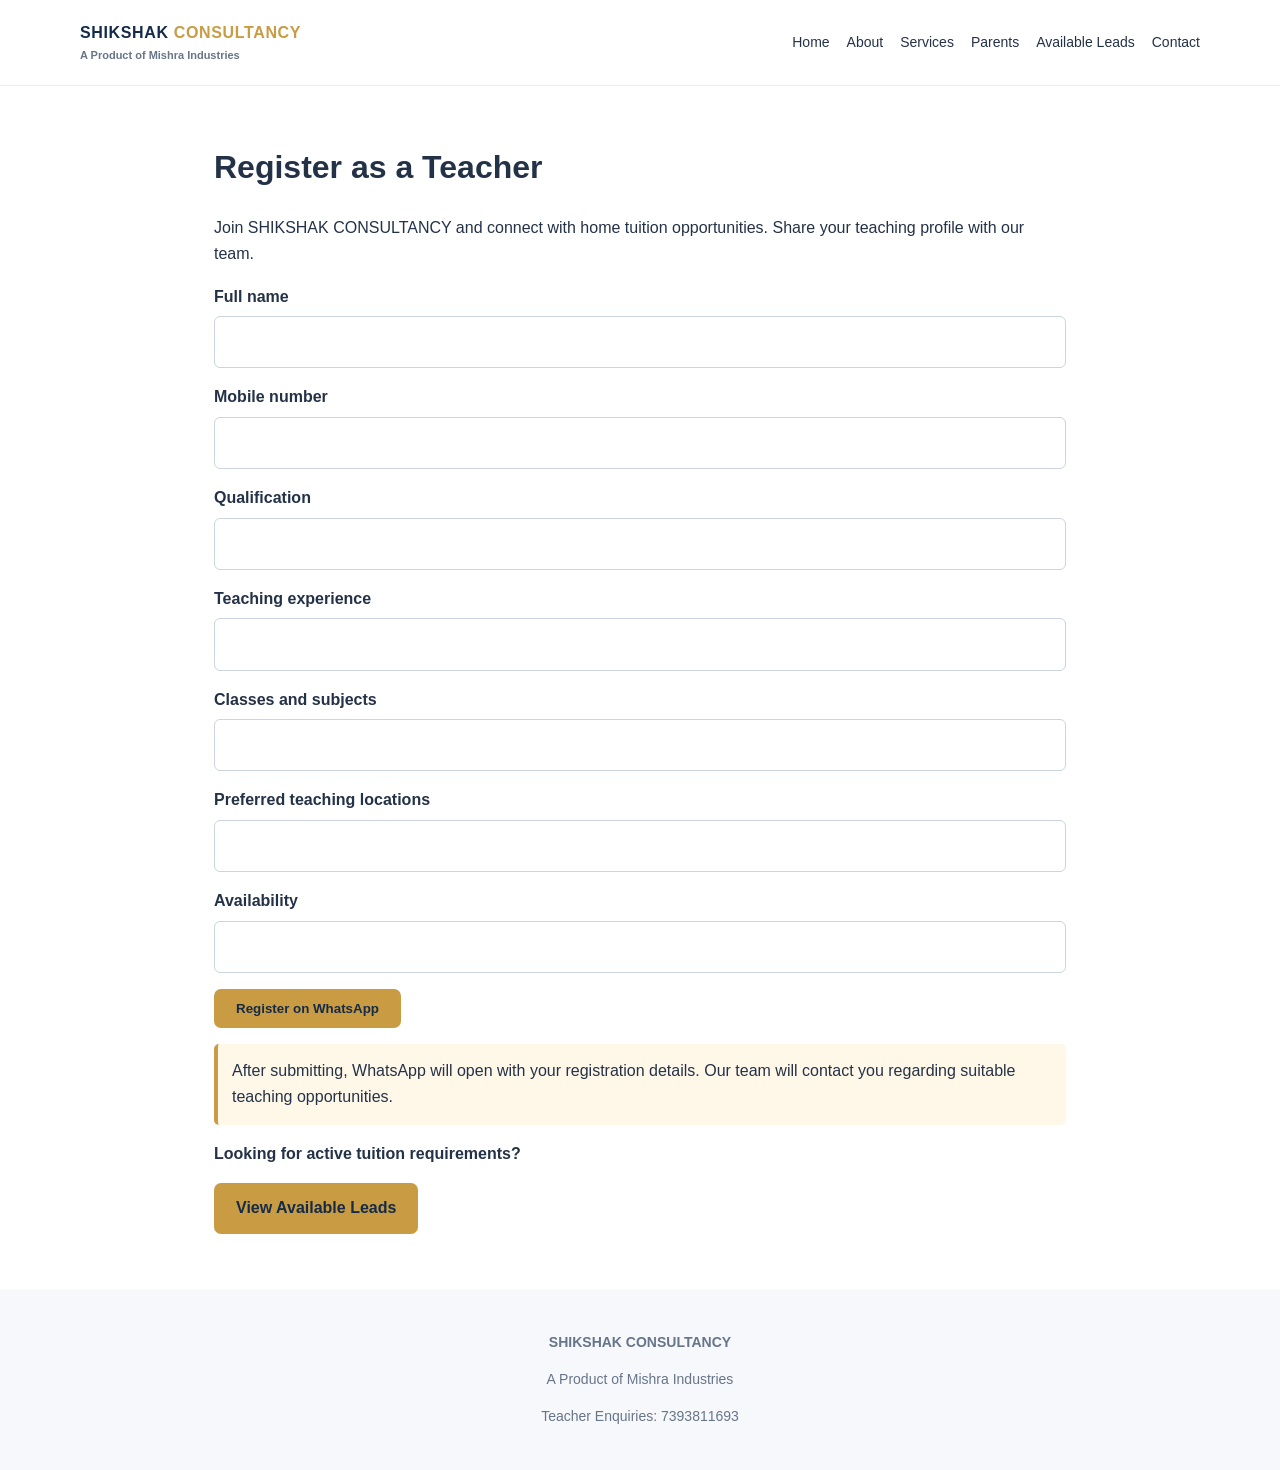
<file: teachers.html>
<!doctype html>
<html lang="en">
<head>
<meta charset="utf-8">
<meta name="viewport" content="width=device-width,initial-scale=1">
<meta name="description" content="Register as a home tutor with SHIKSHAK CONSULTANCY and explore teaching opportunities in Delhi.">
<title>Teacher Registration | SHIKSHAK CONSULTANCY</title>
<link rel="stylesheet" href="style.css">
</head>
<body>

<header>
<a class="brand" href="index.html">
SHIKSHAK <span>CONSULTANCY</span>
<small>A Product of Mishra Industries</small>
</a>

<nav>
<a href="index.html">Home</a>
<a href="about.html">About</a>
<a href="services.html">Services</a>
<a href="parents.html">Parents</a>
<a href="leads.html">Available Leads</a>
<a href="contact.html">Contact</a>
</nav>
</header>

<main class="content">
<h1>Register as a Teacher</h1>

<p>Join SHIKSHAK CONSULTANCY and connect with home tuition opportunities. Share your teaching profile with our team.</p>

<form data-whatsapp="917393811693">

<label>Full name</label>
<input name="Name" required>

<label>Mobile number</label>
<input name="Mobile" required>

<label>Qualification</label>
<input name="Qualification" required>

<label>Teaching experience</label>
<input name="Experience">

<label>Classes and subjects</label>
<input name="Classes and subjects" required>

<label>Preferred teaching locations</label>
<input name="Locations" required>

<label>Availability</label>
<input name="Availability">

<button class="btn" type="submit">Register on WhatsApp</button>

</form>

<p class="note">After submitting, WhatsApp will open with your registration details. Our team will contact you regarding suitable teaching opportunities.</p>

<p><strong>Looking for active tuition requirements?</strong></p>
<a class="btn" href="leads.html">View Available Leads</a>

</main>

<footer>
<p><strong>SHIKSHAK CONSULTANCY</strong></p>
<p>A Product of Mishra Industries</p>
<p>Teacher Enquiries: <a href="https://wa.me/917393811693">7393811693</a></p>
</footer>

<script src="main.js"></script>
</body>
</html>
</file>
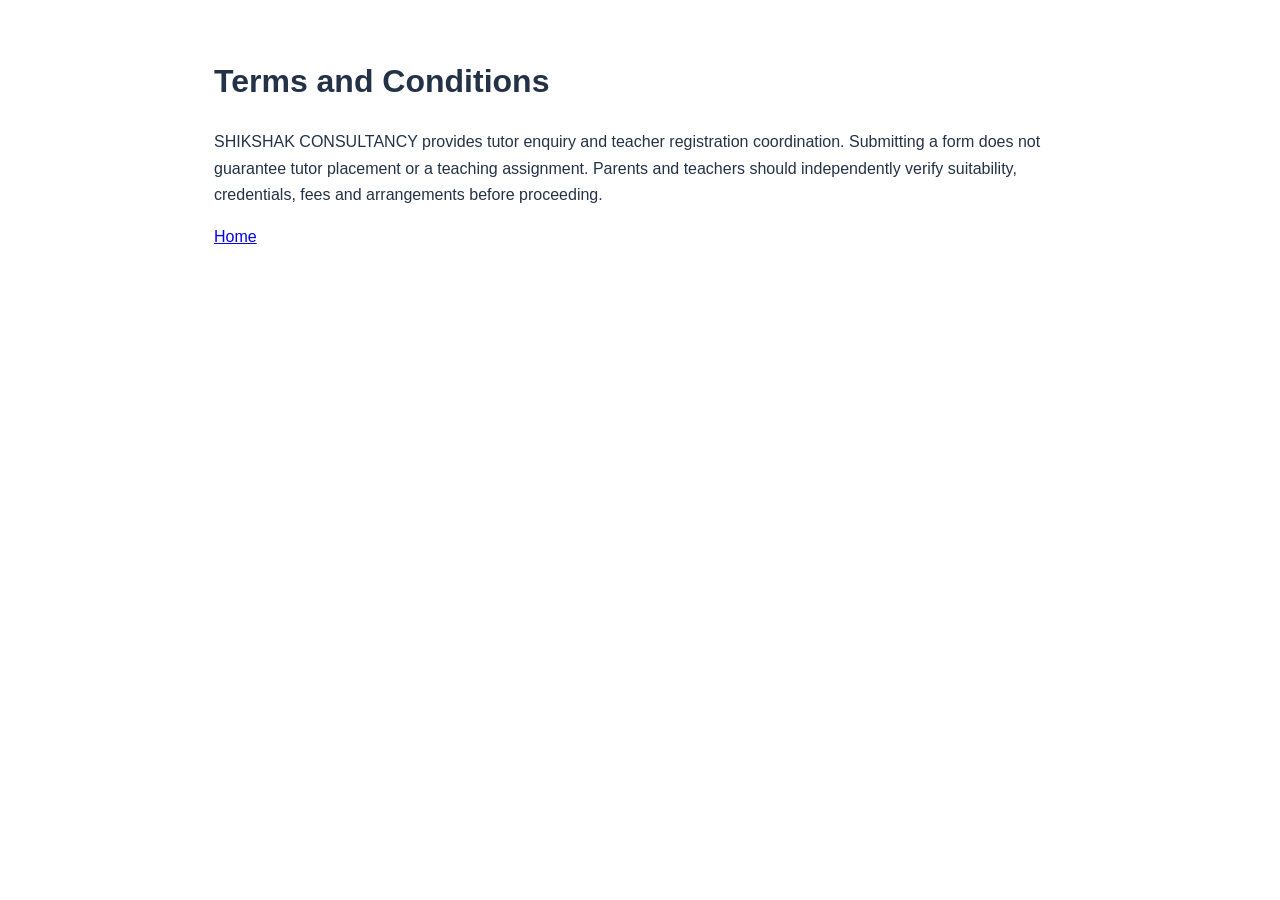
<file: terms.html>
<!doctype html><html lang="en"><head><meta charset="utf-8"><meta name="viewport" content="width=device-width,initial-scale=1"><title>Terms | SHIKSHAK CONSULTANCY</title><link rel="stylesheet" href="style.css"></head><body><main class="content"><h1>Terms and Conditions</h1><p>SHIKSHAK CONSULTANCY provides tutor enquiry and teacher registration coordination. Submitting a form does not guarantee tutor placement or a teaching assignment. Parents and teachers should independently verify suitability, credentials, fees and arrangements before proceeding.</p><a href="index.html">Home</a></main></body></html>
</file>
<file: style.css>
:root{--navy:#142b49;--gold:#c99b43;--ink:#243247;--muted:#66758a;--paper:#f7f8fb}*{box-sizing:border-box}body{margin:0;font-family:Arial,Helvetica,sans-serif;color:var(--ink);line-height:1.65;background:white}header{display:flex;justify-content:space-between;align-items:center;gap:24px;padding:20px max(5%,calc((100% - 1120px)/2));background:#fff;border-bottom:1px solid #e8edf3;flex-wrap:wrap}.brand{font-weight:800;color:var(--navy);text-decoration:none;letter-spacing:.04em}.brand span{color:var(--gold)}.brand small{display:block;font-size:11px;letter-spacing:0;color:var(--muted)}nav{display:flex;gap:17px;flex-wrap:wrap}nav a,footer a{color:inherit;text-decoration:none;font-size:14px}.hero{padding:100px 7%;background:linear-gradient(120deg,#142b49,#24496c);color:white;text-align:center}.hero h1{font-size:clamp(36px,6vw,64px);line-height:1.1;max-width:850px;margin:12px auto}.hero em{color:#edc778;font-style:normal}.hero p{max-width:680px;margin:20px auto;color:#e1e8f0}.eyebrow{letter-spacing:.16em;font-size:12px;font-weight:bold}.actions{display:flex;gap:12px;justify-content:center;flex-wrap:wrap;margin-top:28px}.btn{display:inline-block;padding:12px 22px;border-radius:7px;background:var(--gold);color:#142b49;text-decoration:none;font-weight:bold}.btn.outline{background:transparent;border:1px solid #fff;color:#fff}.section{max-width:1120px;margin:auto;padding:60px 24px}.section h2{text-align:center;color:var(--navy);font-size:32px}.cards{display:grid;grid-template-columns:repeat(auto-fit,minmax(220px,1fr));gap:18px}.cards article{padding:24px;border:1px solid #e5eaf0;border-radius:12px;background:#fff}.cards h3{color:var(--navy)}.cards a{color:#9b6d1d;font-weight:bold;text-decoration:none}footer{text-align:center;background:var(--paper);padding:28px 16px;color:var(--muted);font-size:14px}main.content{max-width:900px;margin:55px auto;padding:0 24px}input,select,textarea{width:100%;padding:12px;border:1px solid #cbd4df;border-radius:6px;margin:6px 0 16px;font:inherit}label{font-weight:bold}button{border:0;cursor:pointer} .note{background:#fff8e9;padding:14px;border-left:4px solid var(--gold);border-radius:5px}
</file>
